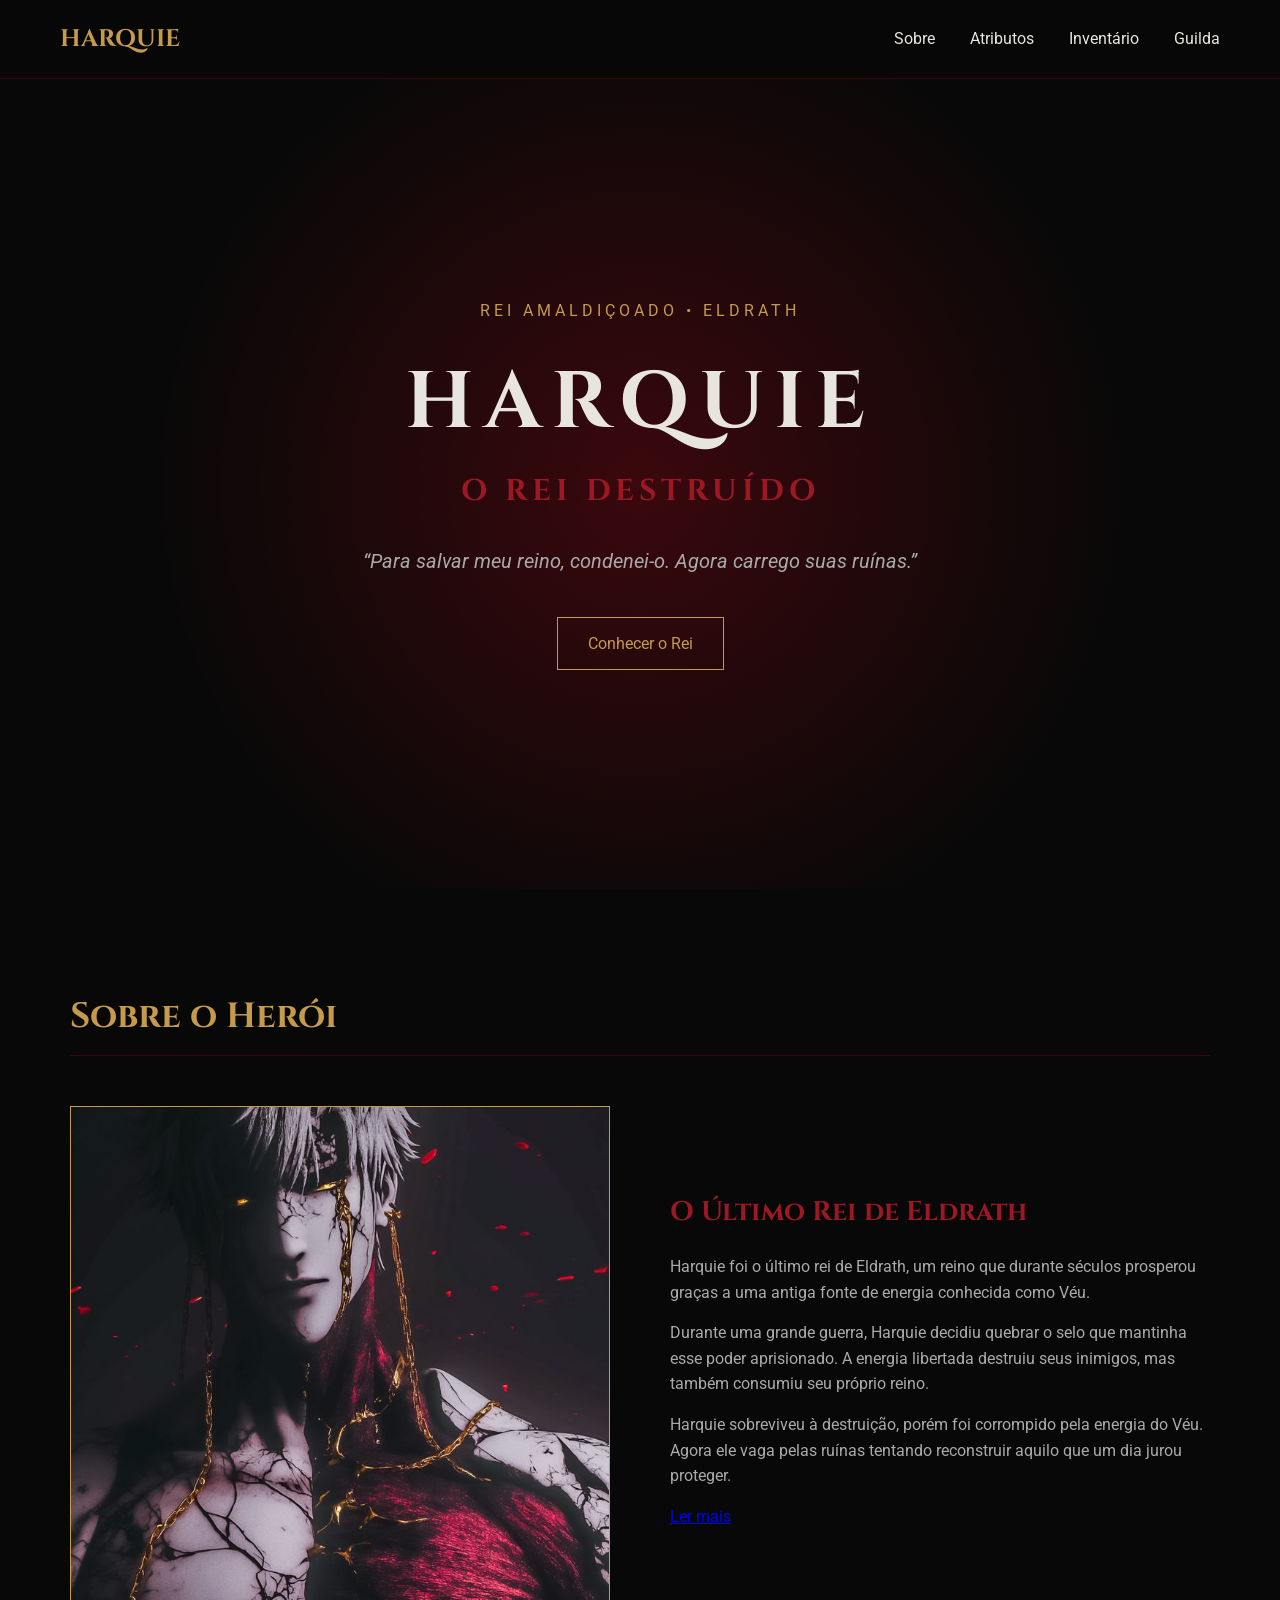
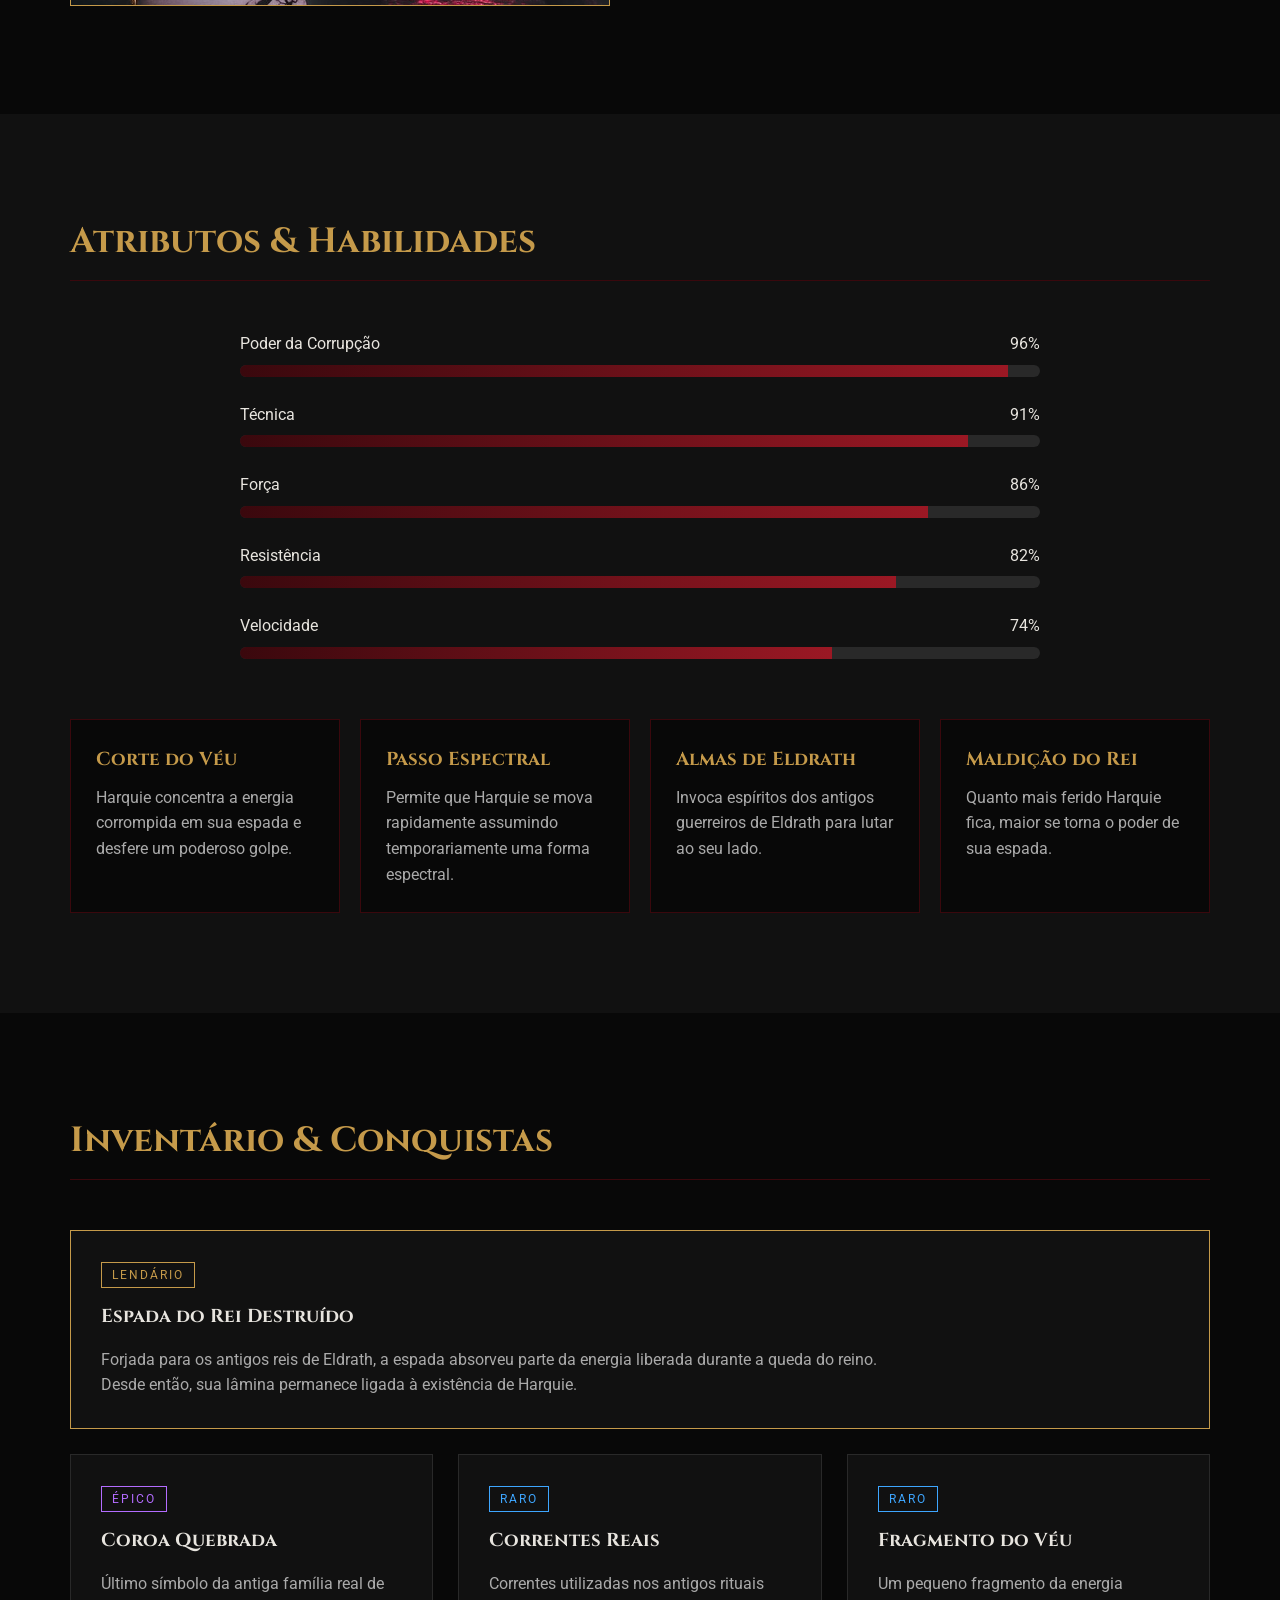
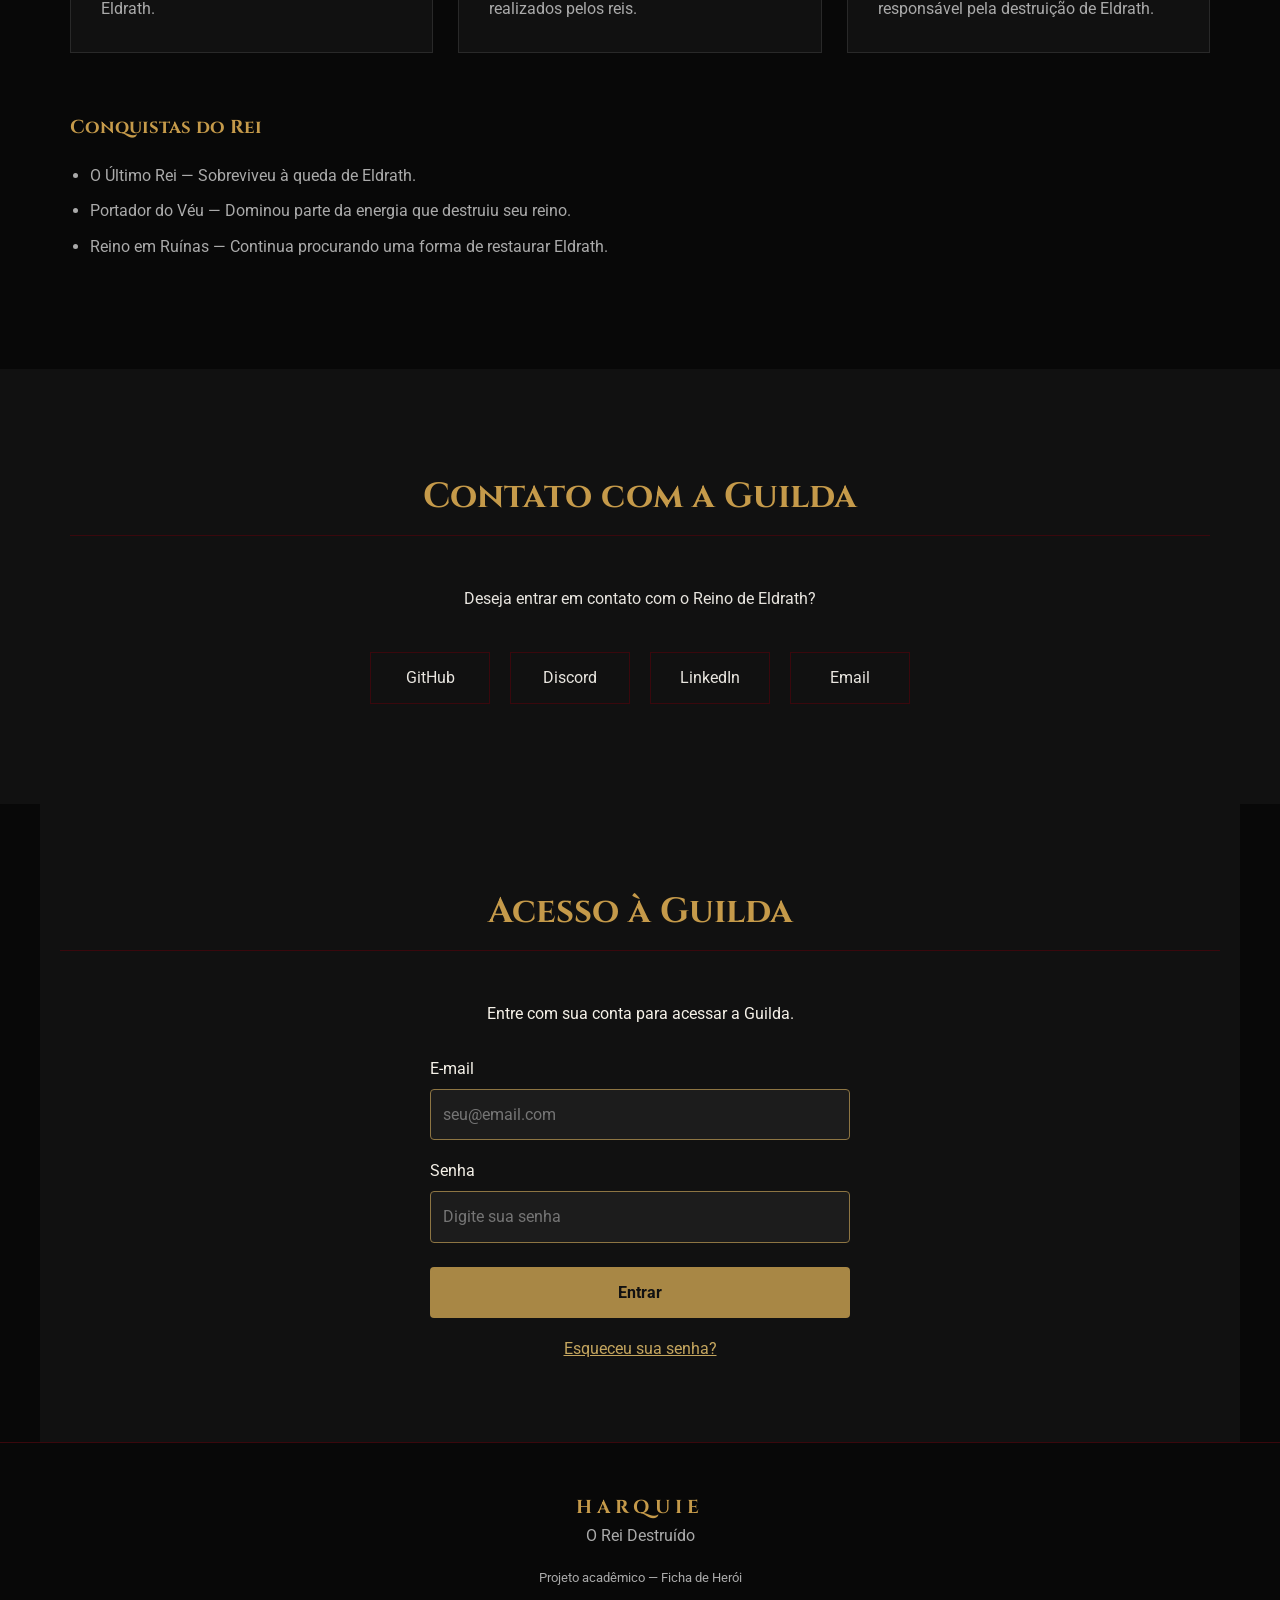
<file: projeto irene/index.html>
<!DOCTYPE html>
<html lang="pt-BR">

<head>
    <meta charset="UTF-8">
    <meta name="viewport" content="width=device-width, initial-scale=1.0">

    <title>Harquie | O Rei Destruído</title>

    <link rel="stylesheet" href="style/style.css">

    <!-- Fonte -->
    <link href="https://fonts.googleapis.com/css2?family=Cinzel:wght@400;600;700&family=Roboto:wght@300;400;500&display=swap"
          rel="stylesheet">
</head>

<body>


    <header>
        <nav class="navbar">

            <a href="#inicio" class="logo">HARQUIE</a>

            <ul class="menu">
                <li><a href="#sobre">Sobre</a></li>
                <li><a href="#atributos">Atributos</a></li>
                <li><a href="#inventario">Inventário</a></li>
                <li><a href="#guilda">Guilda</a></li>
            </ul>

        </nav>
    </header>


    <main>


        <section id="inicio" class="inicio">

            <div class="inicio-conteudo">

                <p class="classe">REI AMALDIÇOADO • ELDRATH</p>

                <h1>HARQUIE</h1>

                <h2>O REI DESTRUÍDO</h2>

                <p class="frase">
                    “Para salvar meu reino, condenei-o.
                    Agora carrego suas ruínas.”
                </p>

                <a href="#sobre" class="botao">
                    Conhecer o Rei
                </a>

            </div>

        </section>


        <section id="sobre" class="secao">

            <h2 class="titulo-secao">Sobre o Herói</h2>

            <div class="sobre-container">

                <div class="sobre-imagem">

                    <img src="img/f9db0dd5-dcde-4ca6-95b7-bbda2cb70b74.png"
                         alt="Harquie, o Rei Destruído">

                </div>

                <div class="sobre-texto">

                    <h3>O Último Rei de Eldrath</h3>

                    <p>
                        Harquie foi o último rei de Eldrath,
                        um reino que durante séculos prosperou
                        graças a uma antiga fonte de energia
                        conhecida como Véu.
                    </p>

                    <p>
                        Durante uma grande guerra, Harquie decidiu
                        quebrar o selo que mantinha esse poder
                        aprisionado. A energia libertada destruiu
                        seus inimigos, mas também consumiu seu
                        próprio reino.
                    </p>

                    <p>
                        Harquie sobreviveu à destruição, porém foi
                        corrompido pela energia do Véu. Agora ele
                        vaga pelas ruínas tentando reconstruir
                        aquilo que um dia jurou proteger.
                    </p>

                    <a href="historia.html" class="botao-ler">Ler mais</a>

                </div>

            </div>

        </section>


        <section id="atributos" class="secao secao-escura">

            <h2 class="titulo-secao">
                Atributos & Habilidades
            </h2>

            <div class="atributos">

                <div class="atributo">
                    <div class="atributo-info">
                        <span>Poder da Corrupção</span>
                        <span>96%</span>
                    </div>

                    <div class="barra">
                        <div class="progresso p96"></div>
                    </div>
                </div>


                <div class="atributo">
                    <div class="atributo-info">
                        <span>Técnica</span>
                        <span>91%</span>
                    </div>

                    <div class="barra">
                        <div class="progresso p91"></div>
                    </div>
                </div>


                <div class="atributo">
                    <div class="atributo-info">
                        <span>Força</span>
                        <span>86%</span>
                    </div>

                    <div class="barra">
                        <div class="progresso p86"></div>
                    </div>
                </div>


                <div class="atributo">
                    <div class="atributo-info">
                        <span>Resistência</span>
                        <span>82%</span>
                    </div>

                    <div class="barra">
                        <div class="progresso p82"></div>
                    </div>
                </div>


                <div class="atributo">
                    <div class="atributo-info">
                        <span>Velocidade</span>
                        <span>74%</span>
                    </div>

                    <div class="barra">
                        <div class="progresso p74"></div>
                    </div>
                </div>

            </div>

            <div class="habilidades">

                <article class="card-habilidade">
                    <h3>Corte do Véu</h3>

                    <p>
                        Harquie concentra a energia corrompida
                        em sua espada e desfere um poderoso golpe.
                    </p>
                </article>


                <article class="card-habilidade">
                    <h3>Passo Espectral</h3>

                    <p>
                        Permite que Harquie se mova rapidamente
                        assumindo temporariamente uma forma espectral.
                    </p>
                </article>


                <article class="card-habilidade">
                    <h3>Almas de Eldrath</h3>

                    <p>
                        Invoca espíritos dos antigos guerreiros
                        de Eldrath para lutar ao seu lado.
                    </p>
                </article>


                <article class="card-habilidade">
                    <h3>Maldição do Rei</h3>

                    <p>
                        Quanto mais ferido Harquie fica,
                        maior se torna o poder de sua espada.
                    </p>
                </article>

            </div>

        </section>


        <section id="inventario" class="secao">

            <h2 class="titulo-secao">
                Inventário & Conquistas
            </h2>


            <div class="inventario-grid">

                <article class="item item-principal">

                    <span class="raridade lendario">
                        LENDÁRIO
                    </span>

                    <h3>Espada do Rei Destruído</h3>

                    <p>
                        Forjada para os antigos reis de Eldrath,
                        a espada absorveu parte da energia liberada
                        durante a queda do reino.
                    </p>

                    <p>
                        Desde então, sua lâmina permanece ligada
                        à existência de Harquie.
                    </p>

                </article>


                <article class="item">

                    <span class="raridade epico">
                        ÉPICO
                    </span>

                    <h3>Coroa Quebrada</h3>

                    <p>
                        Último símbolo da antiga família real
                        de Eldrath.
                    </p>

                </article>


                <article class="item">

                    <span class="raridade raro">
                        RARO
                    </span>

                    <h3>Correntes Reais</h3>

                    <p>
                        Correntes utilizadas nos antigos rituais
                        realizados pelos reis.
                    </p>

                </article>


                <article class="item">

                    <span class="raridade raro">
                        RARO
                    </span>

                    <h3>Fragmento do Véu</h3>

                    <p>
                        Um pequeno fragmento da energia responsável
                        pela destruição de Eldrath.
                    </p>

                </article>

            </div>

            <div class="conquistas">

                <h3>Conquistas do Rei</h3>

                <ul>
                    <li>O Último Rei — Sobreviveu à queda de Eldrath.</li>

                    <li>
                        Portador do Véu — Dominou parte da energia
                        que destruiu seu reino.
                    </li>

                    <li>
                        Reino em Ruínas — Continua procurando
                        uma forma de restaurar Eldrath.
                    </li>
                </ul>

            </div>

        </section>

        <section id="guilda" class="secao secao-escura guilda">

            <h2 class="titulo-secao">
                Contato com a Guilda
            </h2>

            <p>
                Deseja entrar em contato com o Reino de Eldrath?
            </p>


            <div class="links-guilda">

                <a href="#">GitHub</a>

                <a href="#">Discord</a>

                <a href="#">LinkedIn</a>

                <a href="mailto:exemplo@email.com">
                    Email
                </a>

            </div>

        </section>
        
<section id="login" class="secao login-secao">
    <h2 class="titulo-secao">Acesso à Guilda</h2>
    <p>Entre com sua conta para acessar a Guilda.</p>

    <form class="login-formulario" action="#" method="post">
        <label for="login-email">E-mail</label>
        <input
            type="email"
            id="login-email"
            name="email"
            placeholder="seu@email.com"
            autocomplete="email"
            required
        >

        <label for="login-senha">Senha</label>
        <input
            type="password"
            id="login-senha"
            name="senha"
            placeholder="Digite sua senha"
            autocomplete="current-password"
            required
        >

        <button type="submit">Entrar</button>

        <p class="login-ajuda">
            <a href="#">Esqueceu sua senha?</a>
        </p>
    </form>
</section>


    </main>


    <footer>

        <h3>HARQUIE</h3>

        <p>O Rei Destruído</p>

        <p class="copyright">
            Projeto acadêmico — Ficha de Herói
        </p>

    </footer>


</body>

</html>
</file>
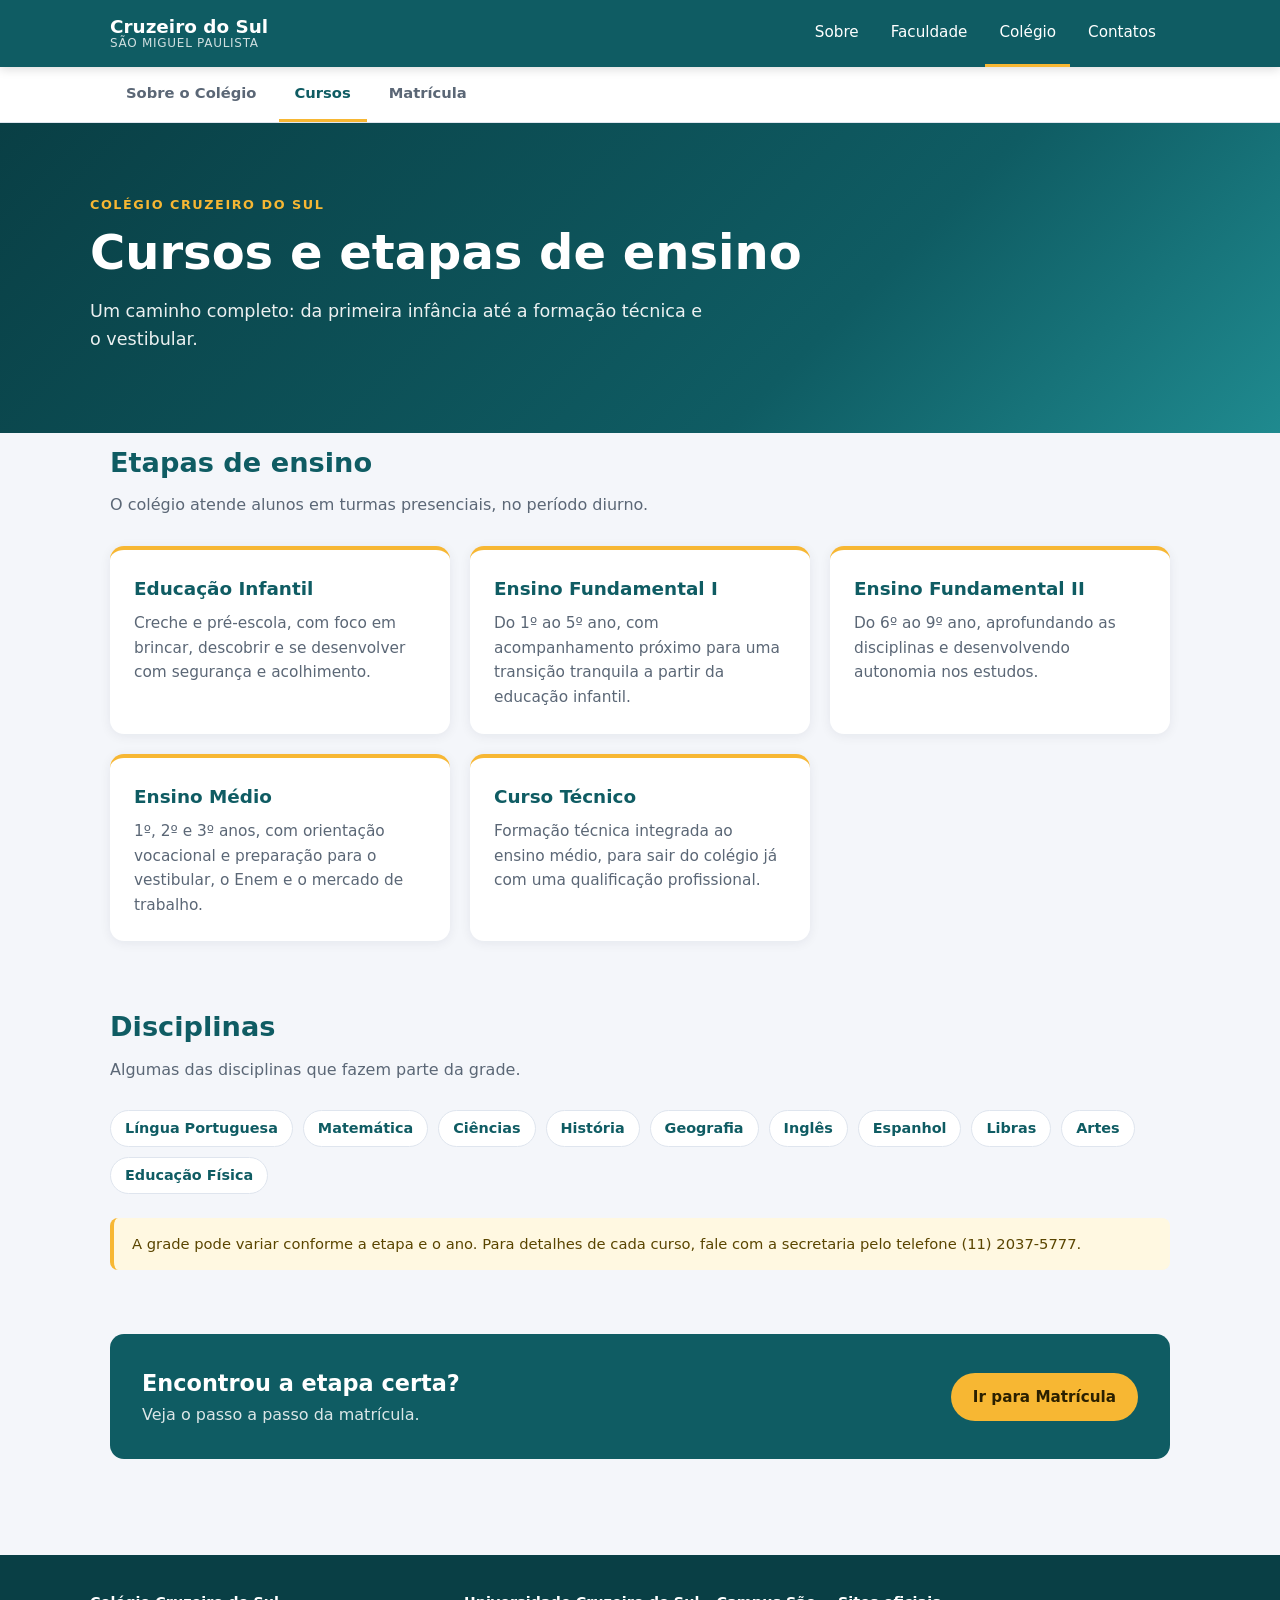
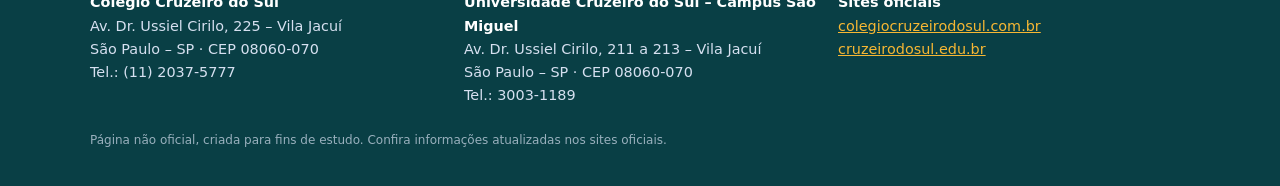
<file: projeto para github-1/colegio_cursos.html>
<!DOCTYPE html>
<html lang="pt-BR">
<head>
    <meta charset="UTF-8">
    <meta name="viewport" content="width=device-width, initial-scale=1.0">
    <title>Colégio – Cursos | Cruzeiro do Sul</title>
    <link rel="stylesheet" href="estilo/style.css">
</head>
<body class="colegio">
    <header>
        <div class="topo">
            <a class="marca" href="tela_principal.html">Cruzeiro do Sul <span>São Miguel Paulista</span></a>
            <nav>
                <a href="tela_principal.html#sobre">Sobre</a>
                <div class="menu">
                    <a href="faculdade_sobre.html">Faculdade</a>
                    <div class="submenu">
                        <a href="faculdade_sobre.html">Sobre</a>
                        <a href="faculdade_cursos.html">Cursos</a>
                        <a href="faculdade_matricula.html">Matrícula</a>
                    </div>
                </div>
                <div class="menu">
                    <a href="colegio_sobre.html" class="ativo">Colégio</a>
                    <div class="submenu">
                        <a href="colegio_sobre.html">Sobre</a>
                        <a href="colegio_cursos.html">Cursos</a>
                        <a href="colegio_matricula.html">Matrícula</a>
                    </div>
                </div>
                <a href="tela_principal.html#contatos">Contatos</a>
            </nav>
        </div>
    </header>

    <div class="subnav">
        <div>
            <a href="colegio_sobre.html">Sobre o Colégio</a>
            <a href="colegio_cursos.html" class="ativo">Cursos</a>
            <a href="colegio_matricula.html">Matrícula</a>
        </div>
    </div>

    <main>
        <section class="hero">
            <div class="conteudo">
                <p class="sup">Colégio Cruzeiro do Sul</p>
                <h1>Cursos e etapas de ensino</h1>
                <p class="lead">Um caminho completo: da primeira infância até a formação técnica e o vestibular.</p>
            </div>
        </section>

        <section>
            <h2>Etapas de ensino</h2>
            <p class="sub">O colégio atende alunos em turmas presenciais, no período diurno.</p>

            <div class="grade">
                <article class="card">
                    <h3>Educação Infantil</h3>
                    <p>Creche e pré-escola, com foco em brincar, descobrir e se desenvolver com segurança e acolhimento.</p>
                </article>
                <article class="card">
                    <h3>Ensino Fundamental I</h3>
                    <p>Do 1º ao 5º ano, com acompanhamento próximo para uma transição tranquila a partir da educação infantil.</p>
                </article>
                <article class="card">
                    <h3>Ensino Fundamental II</h3>
                    <p>Do 6º ao 9º ano, aprofundando as disciplinas e desenvolvendo autonomia nos estudos.</p>
                </article>
                <article class="card">
                    <h3>Ensino Médio</h3>
                    <p>1º, 2º e 3º anos, com orientação vocacional e preparação para o vestibular, o Enem e o mercado de trabalho.</p>
                </article>
                <article class="card">
                    <h3>Curso Técnico</h3>
                    <p>Formação técnica integrada ao ensino médio, para sair do colégio já com uma qualificação profissional.</p>
                </article>
            </div>
        </section>

        <section>
            <h2>Disciplinas</h2>
            <p class="sub">Algumas das disciplinas que fazem parte da grade.</p>
            <div class="chips">
                <span>Língua Portuguesa</span>
                <span>Matemática</span>
                <span>Ciências</span>
                <span>História</span>
                <span>Geografia</span>
                <span>Inglês</span>
                <span>Espanhol</span>
                <span>Libras</span>
                <span>Artes</span>
                <span>Educação Física</span>
            </div>
            <p class="aviso">A grade pode variar conforme a etapa e o ano. Para detalhes de cada curso, fale com a secretaria pelo telefone (11) 2037-5777.</p>
        </section>

        <section>
            <div class="faixa-cta">
                <div>
                    <h2>Encontrou a etapa certa?</h2>
                    <p>Veja o passo a passo da matrícula.</p>
                </div>
                <a class="btn" href="colegio_matricula.html">Ir para Matrícula</a>
            </div>
        </section>
    </main>

    <footer>
        <div class="conteudo">
            <div><strong>Colégio Cruzeiro do Sul</strong><br>Av. Dr. Ussiel Cirilo, 225 – Vila Jacuí<br>São Paulo – SP · CEP 08060-070<br>Tel.: (11) 2037-5777</div>
            <div><strong>Universidade Cruzeiro do Sul – Campus São Miguel</strong><br>Av. Dr. Ussiel Cirilo, 211 a 213 – Vila Jacuí<br>São Paulo – SP · CEP 08060-070<br>Tel.: 3003-1189</div>
            <div><strong>Sites oficiais</strong><br><a href="https://www.colegiocruzeirodosul.com.br/" target="_blank" rel="noopener">colegiocruzeirodosul.com.br</a><br><a href="https://www.cruzeirodosul.edu.br/" target="_blank" rel="noopener">cruzeirodosul.edu.br</a></div>
        </div>
        <small>Página não oficial, criada para fins de estudo. Confira informações atualizadas nos sites oficiais.</small>
    </footer>
</body>
</html>
</file>
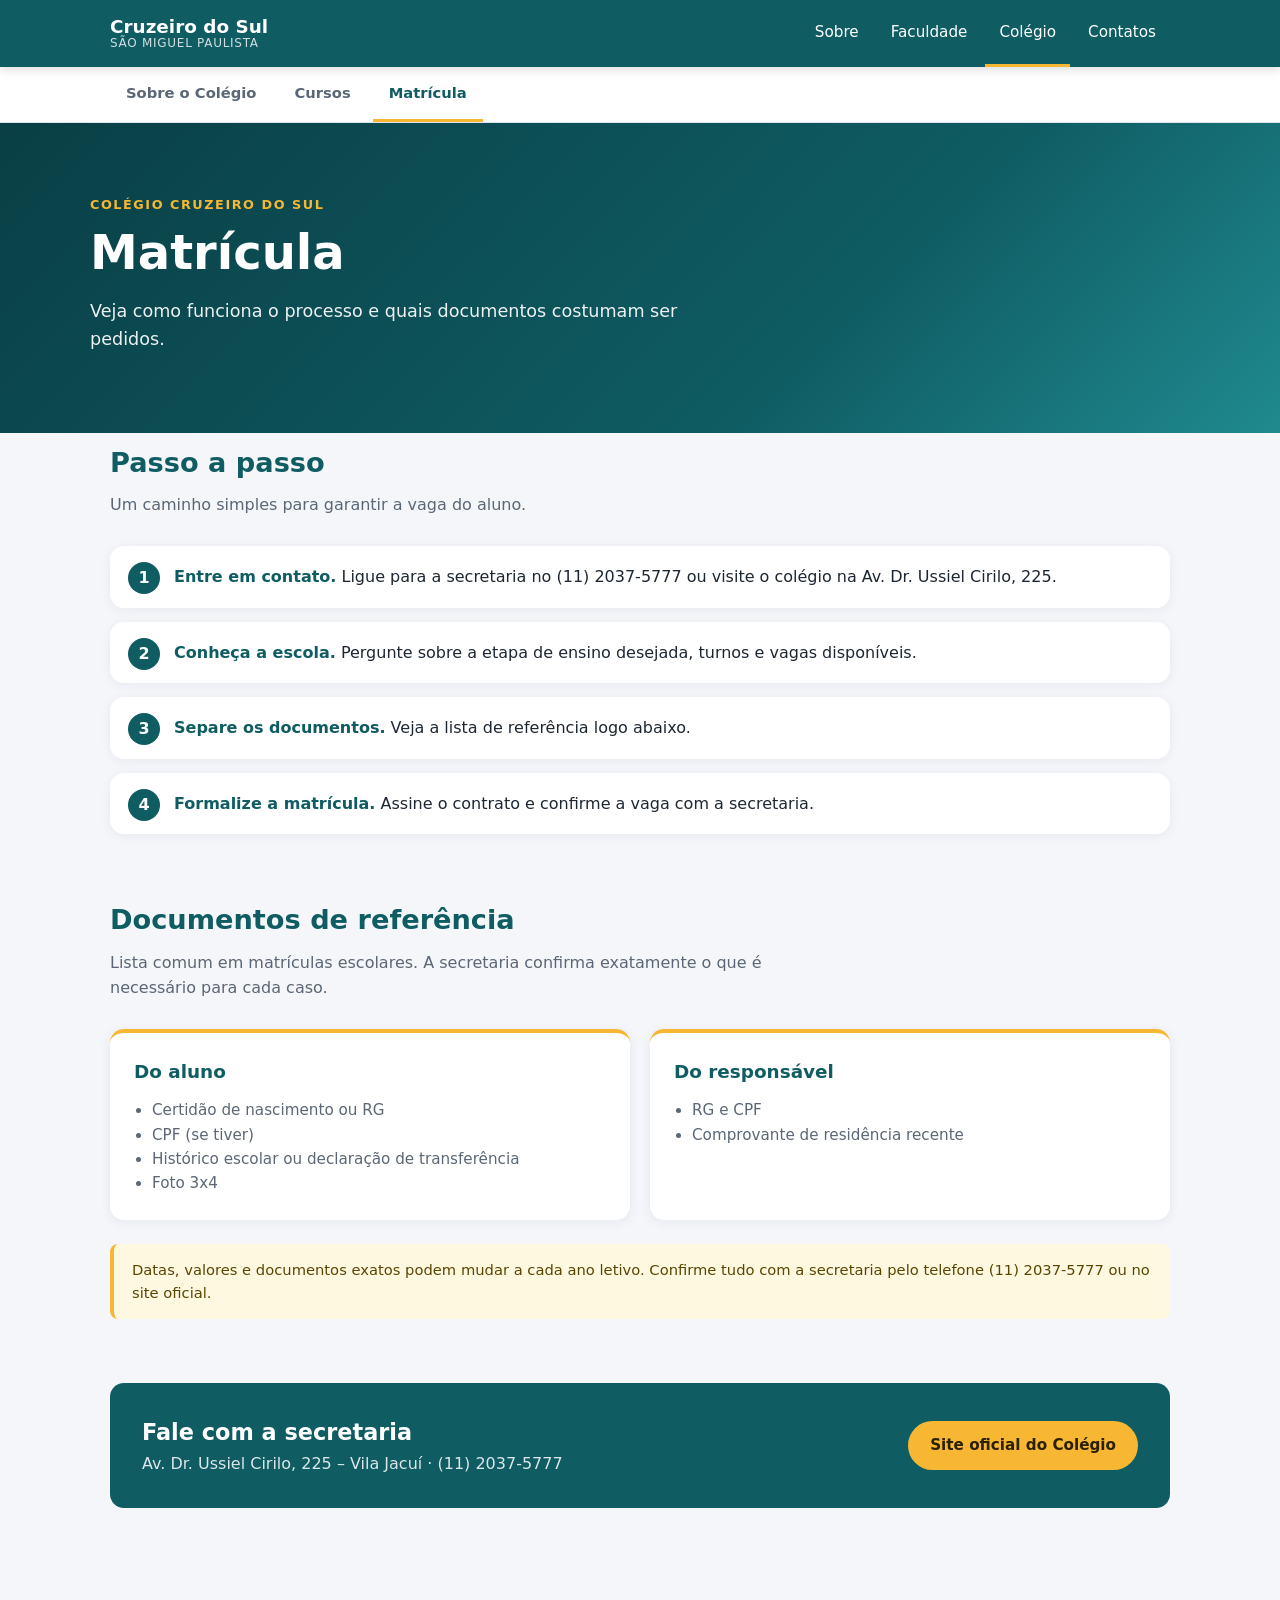
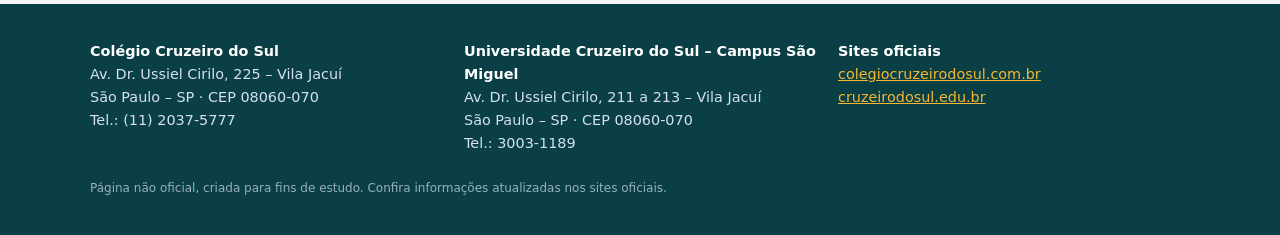
<file: projeto para github-1/colegio_matricula.html>
<!DOCTYPE html>
<html lang="pt-BR">
<head>
    <meta charset="UTF-8">
    <meta name="viewport" content="width=device-width, initial-scale=1.0">
    <title>Colégio – Matrícula | Cruzeiro do Sul</title>
    <link rel="stylesheet" href="estilo/style.css">
</head>
<body class="colegio">
    <header>
        <div class="topo">
            <a class="marca" href="tela_principal.html">Cruzeiro do Sul <span>São Miguel Paulista</span></a>
            <nav>
                <a href="tela_principal.html#sobre">Sobre</a>
                <div class="menu">
                    <a href="faculdade_sobre.html">Faculdade</a>
                    <div class="submenu">
                        <a href="faculdade_sobre.html">Sobre</a>
                        <a href="faculdade_cursos.html">Cursos</a>
                        <a href="faculdade_matricula.html">Matrícula</a>
                    </div>
                </div>
                <div class="menu">
                    <a href="colegio_sobre.html" class="ativo">Colégio</a>
                    <div class="submenu">
                        <a href="colegio_sobre.html">Sobre</a>
                        <a href="colegio_cursos.html">Cursos</a>
                        <a href="colegio_matricula.html">Matrícula</a>
                    </div>
                </div>
                <a href="tela_principal.html#contatos">Contatos</a>
            </nav>
        </div>
    </header>

    <div class="subnav">
        <div>
            <a href="colegio_sobre.html">Sobre o Colégio</a>
            <a href="colegio_cursos.html">Cursos</a>
            <a href="colegio_matricula.html" class="ativo">Matrícula</a>
        </div>
    </div>

    <main>
        <section class="hero">
            <div class="conteudo">
                <p class="sup">Colégio Cruzeiro do Sul</p>
                <h1>Matrícula</h1>
                <p class="lead">Veja como funciona o processo e quais documentos costumam ser pedidos.</p>
            </div>
        </section>

        <section>
            <h2>Passo a passo</h2>
            <p class="sub">Um caminho simples para garantir a vaga do aluno.</p>

            <ol class="passos">
                <li><strong>Entre em contato.</strong> Ligue para a secretaria no (11) 2037-5777 ou visite o colégio na Av. Dr. Ussiel Cirilo, 225.</li>
                <li><strong>Conheça a escola.</strong> Pergunte sobre a etapa de ensino desejada, turnos e vagas disponíveis.</li>
                <li><strong>Separe os documentos.</strong> Veja a lista de referência logo abaixo.</li>
                <li><strong>Formalize a matrícula.</strong> Assine o contrato e confirme a vaga com a secretaria.</li>
            </ol>
        </section>

        <section>
            <h2>Documentos de referência</h2>
            <p class="sub">Lista comum em matrículas escolares. A secretaria confirma exatamente o que é necessário para cada caso.</p>

            <div class="grade">
                <article class="card">
                    <h3>Do aluno</h3>
                    <ul>
                        <li>Certidão de nascimento ou RG</li>
                        <li>CPF (se tiver)</li>
                        <li>Histórico escolar ou declaração de transferência</li>
                        <li>Foto 3x4</li>
                    </ul>
                </article>
                <article class="card">
                    <h3>Do responsável</h3>
                    <ul>
                        <li>RG e CPF</li>
                        <li>Comprovante de residência recente</li>
                    </ul>
                </article>
            </div>

            <p class="aviso">Datas, valores e documentos exatos podem mudar a cada ano letivo. Confirme tudo com a secretaria pelo telefone (11) 2037-5777 ou no site oficial.</p>
        </section>

        <section>
            <div class="faixa-cta">
                <div>
                    <h2>Fale com a secretaria</h2>
                    <p>Av. Dr. Ussiel Cirilo, 225 – Vila Jacuí · (11) 2037-5777</p>
                </div>
                <a class="btn" href="https://www.colegiocruzeirodosul.com.br/" target="_blank" rel="noopener">Site oficial do Colégio</a>
            </div>
        </section>
    </main>

    <footer>
        <div class="conteudo">
            <div><strong>Colégio Cruzeiro do Sul</strong><br>Av. Dr. Ussiel Cirilo, 225 – Vila Jacuí<br>São Paulo – SP · CEP 08060-070<br>Tel.: (11) 2037-5777</div>
            <div><strong>Universidade Cruzeiro do Sul – Campus São Miguel</strong><br>Av. Dr. Ussiel Cirilo, 211 a 213 – Vila Jacuí<br>São Paulo – SP · CEP 08060-070<br>Tel.: 3003-1189</div>
            <div><strong>Sites oficiais</strong><br><a href="https://www.colegiocruzeirodosul.com.br/" target="_blank" rel="noopener">colegiocruzeirodosul.com.br</a><br><a href="https://www.cruzeirodosul.edu.br/" target="_blank" rel="noopener">cruzeirodosul.edu.br</a></div>
        </div>
        <small>Página não oficial, criada para fins de estudo. Confira informações atualizadas nos sites oficiais.</small>
    </footer>
</body>
</html>
</file>
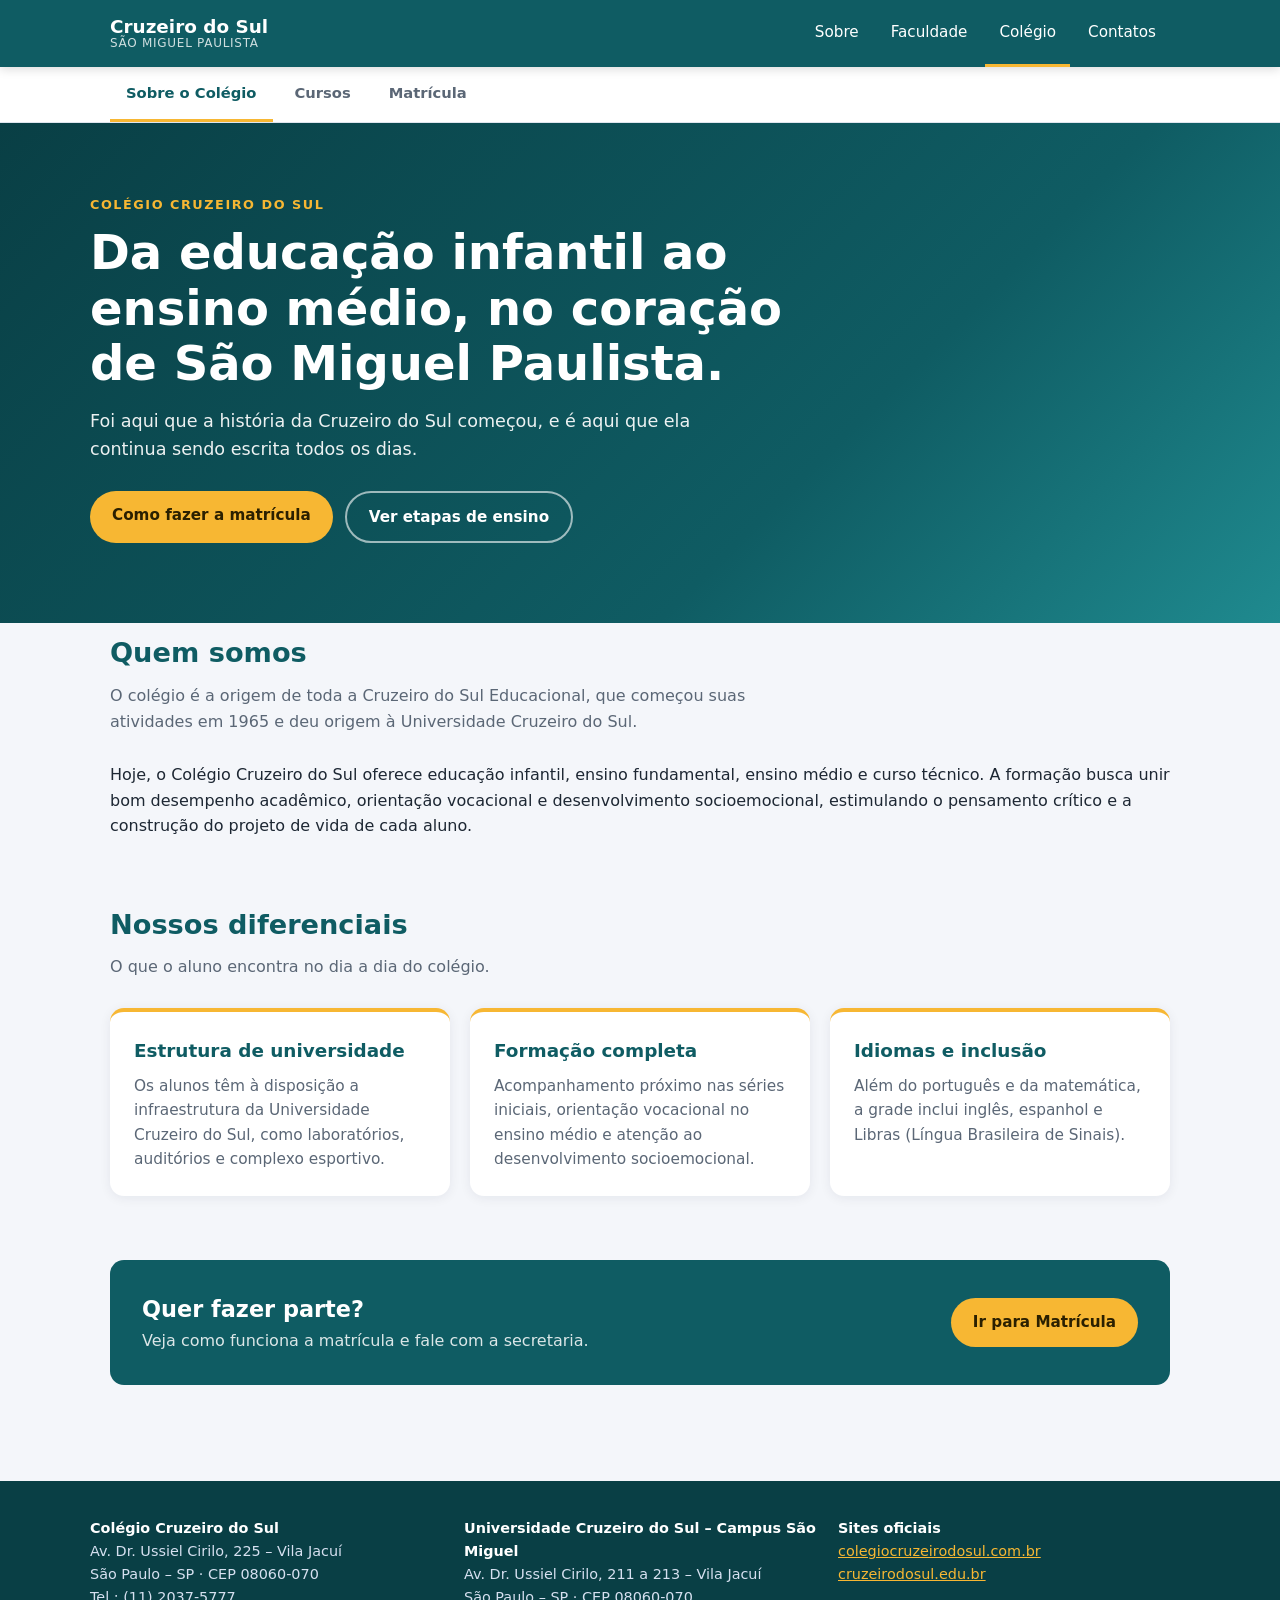
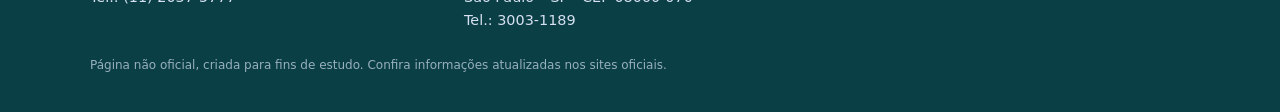
<file: projeto para github-1/colegio_sobre.html>
<!DOCTYPE html>
<html lang="pt-BR">
<head>
    <meta charset="UTF-8">
    <meta name="viewport" content="width=device-width, initial-scale=1.0">
    <title>Colégio – Sobre | Cruzeiro do Sul</title>
    <link rel="stylesheet" href="estilo/style.css">
</head>
<body class="colegio">
    <header>
        <div class="topo">
            <a class="marca" href="tela_principal.html">Cruzeiro do Sul <span>São Miguel Paulista</span></a>
            <nav>
                <a href="tela_principal.html#sobre">Sobre</a>
                <div class="menu">
                    <a href="faculdade_sobre.html">Faculdade</a>
                    <div class="submenu">
                        <a href="faculdade_sobre.html">Sobre</a>
                        <a href="faculdade_cursos.html">Cursos</a>
                        <a href="faculdade_matricula.html">Matrícula</a>
                    </div>
                </div>
                <div class="menu">
                    <a href="colegio_sobre.html" class="ativo">Colégio</a>
                    <div class="submenu">
                        <a href="colegio_sobre.html">Sobre</a>
                        <a href="colegio_cursos.html">Cursos</a>
                        <a href="colegio_matricula.html">Matrícula</a>
                    </div>
                </div>
                <a href="tela_principal.html#contatos">Contatos</a>
            </nav>
        </div>
    </header>

    <div class="subnav">
        <div>
            <a href="colegio_sobre.html" class="ativo">Sobre o Colégio</a>
            <a href="colegio_cursos.html">Cursos</a>
            <a href="colegio_matricula.html">Matrícula</a>
        </div>
    </div>

    <main>
        <section class="hero">
            <div class="conteudo">
                <p class="sup">Colégio Cruzeiro do Sul</p>
                <h1>Da educação infantil ao ensino médio, no coração de São Miguel Paulista.</h1>
                <p class="lead">Foi aqui que a história da Cruzeiro do Sul começou, e é aqui que ela continua sendo escrita todos os dias.</p>
                <div class="acoes">
                    <a class="btn" href="colegio_matricula.html">Como fazer a matrícula</a>
                    <a class="btn sec" href="colegio_cursos.html">Ver etapas de ensino</a>
                </div>
            </div>
        </section>

        <section>
            <h2>Quem somos</h2>
            <p class="sub">O colégio é a origem de toda a Cruzeiro do Sul Educacional, que começou suas atividades em 1965 e deu origem à Universidade Cruzeiro do Sul.</p>
            <p>Hoje, o Colégio Cruzeiro do Sul oferece educação infantil, ensino fundamental, ensino médio e curso técnico. A formação busca unir bom desempenho acadêmico, orientação vocacional e desenvolvimento socioemocional, estimulando o pensamento crítico e a construção do projeto de vida de cada aluno.</p>
        </section>

        <section>
            <h2>Nossos diferenciais</h2>
            <p class="sub">O que o aluno encontra no dia a dia do colégio.</p>

            <div class="grade">
                <article class="card">
                    <h3>Estrutura de universidade</h3>
                    <p>Os alunos têm à disposição a infraestrutura da Universidade Cruzeiro do Sul, como laboratórios, auditórios e complexo esportivo.</p>
                </article>
                <article class="card">
                    <h3>Formação completa</h3>
                    <p>Acompanhamento próximo nas séries iniciais, orientação vocacional no ensino médio e atenção ao desenvolvimento socioemocional.</p>
                </article>
                <article class="card">
                    <h3>Idiomas e inclusão</h3>
                    <p>Além do português e da matemática, a grade inclui inglês, espanhol e Libras (Língua Brasileira de Sinais).</p>
                </article>
            </div>
        </section>

        <section>
            <div class="faixa-cta">
                <div>
                    <h2>Quer fazer parte?</h2>
                    <p>Veja como funciona a matrícula e fale com a secretaria.</p>
                </div>
                <a class="btn" href="colegio_matricula.html">Ir para Matrícula</a>
            </div>
        </section>
    </main>

    <footer>
        <div class="conteudo">
            <div><strong>Colégio Cruzeiro do Sul</strong><br>Av. Dr. Ussiel Cirilo, 225 – Vila Jacuí<br>São Paulo – SP · CEP 08060-070<br>Tel.: (11) 2037-5777</div>
            <div><strong>Universidade Cruzeiro do Sul – Campus São Miguel</strong><br>Av. Dr. Ussiel Cirilo, 211 a 213 – Vila Jacuí<br>São Paulo – SP · CEP 08060-070<br>Tel.: 3003-1189</div>
            <div><strong>Sites oficiais</strong><br><a href="https://www.colegiocruzeirodosul.com.br/" target="_blank" rel="noopener">colegiocruzeirodosul.com.br</a><br><a href="https://www.cruzeirodosul.edu.br/" target="_blank" rel="noopener">cruzeirodosul.edu.br</a></div>
        </div>
        <small>Página não oficial, criada para fins de estudo. Confira informações atualizadas nos sites oficiais.</small>
    </footer>
</body>
</html>
</file>
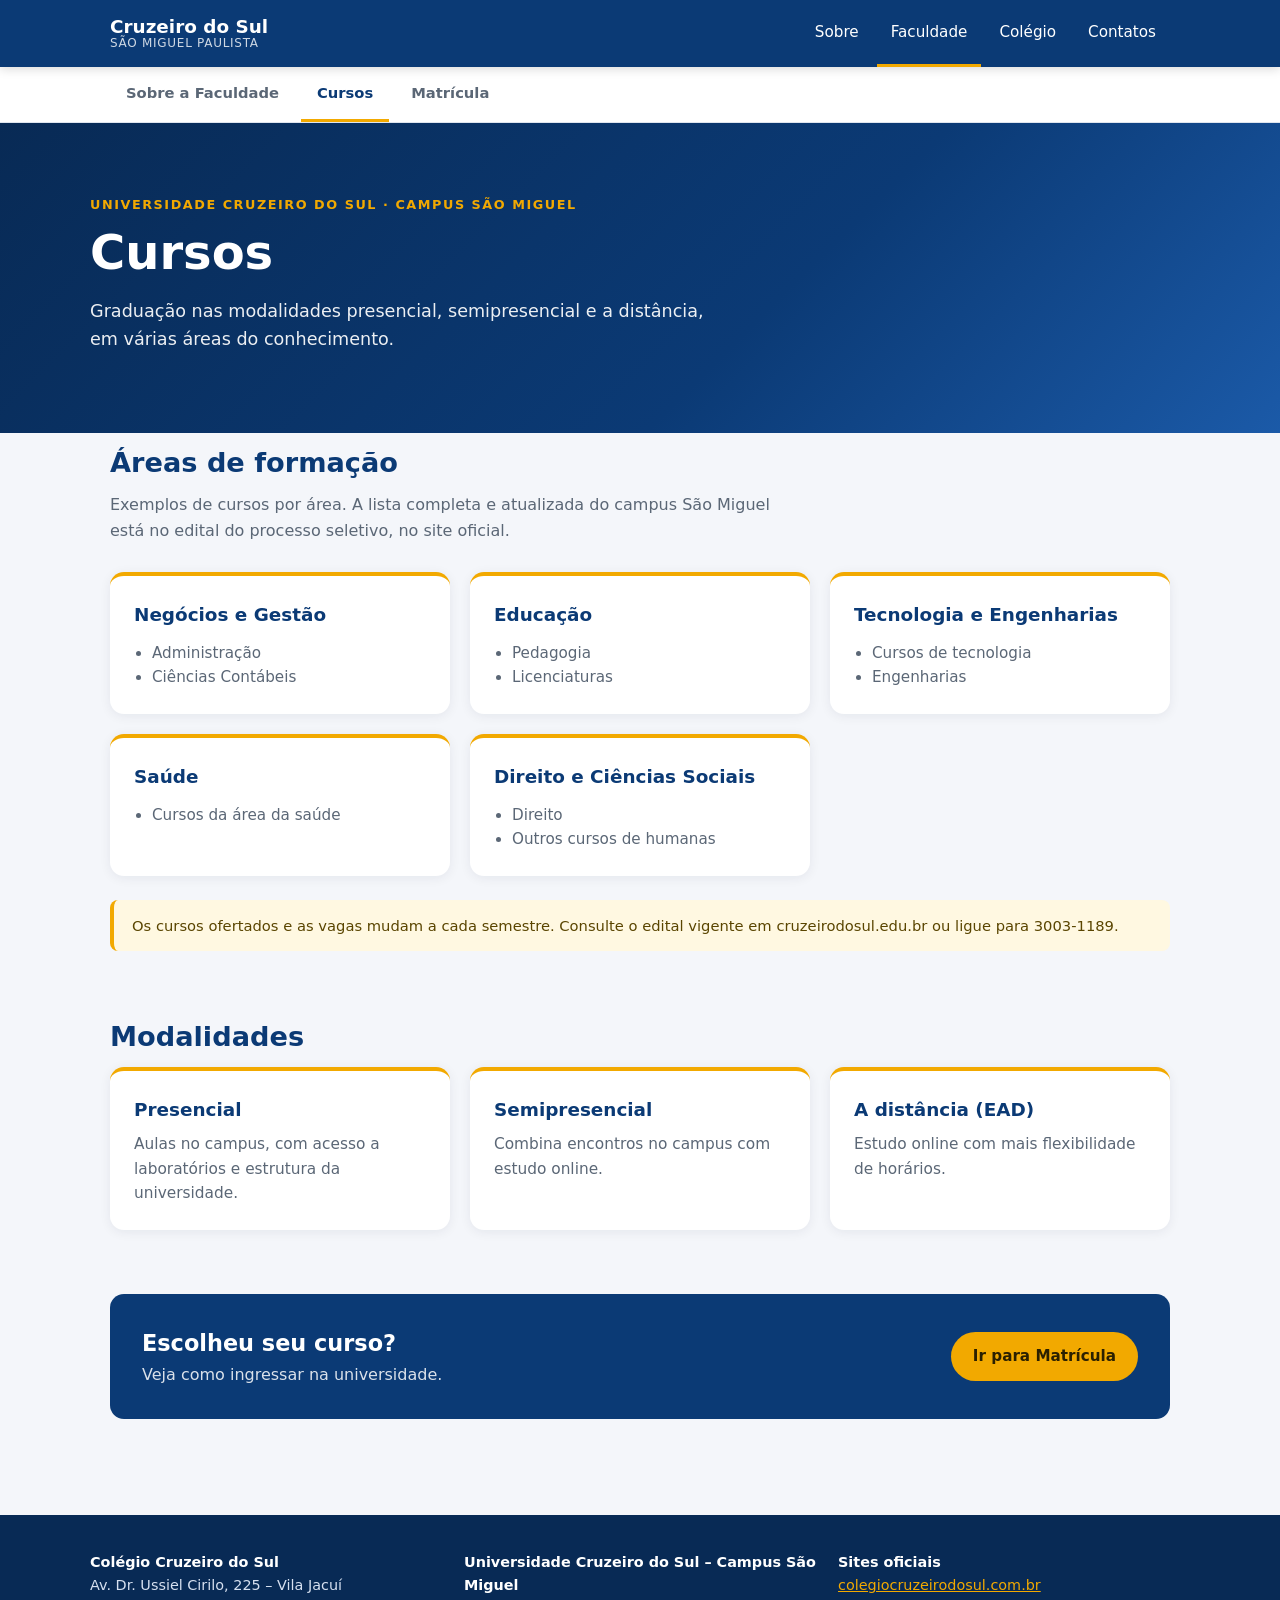
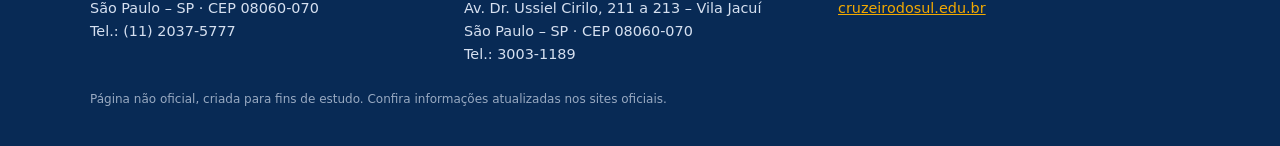
<file: projeto para github-1/faculdade_cursos.html>
<!DOCTYPE html>
<html lang="pt-BR">
<head>
    <meta charset="UTF-8">
    <meta name="viewport" content="width=device-width, initial-scale=1.0">
    <title>Faculdade – Cursos | Cruzeiro do Sul</title>
    <link rel="stylesheet" href="estilo/style.css">
</head>
<body class="faculdade">
    <header>
        <div class="topo">
            <a class="marca" href="tela_principal.html">Cruzeiro do Sul <span>São Miguel Paulista</span></a>
            <nav>
                <a href="tela_principal.html#sobre">Sobre</a>
                <div class="menu">
                    <a href="faculdade_sobre.html" class="ativo">Faculdade</a>
                    <div class="submenu">
                        <a href="faculdade_sobre.html">Sobre</a>
                        <a href="faculdade_cursos.html">Cursos</a>
                        <a href="faculdade_matricula.html">Matrícula</a>
                    </div>
                </div>
                <div class="menu">
                    <a href="colegio_sobre.html">Colégio</a>
                    <div class="submenu">
                        <a href="colegio_sobre.html">Sobre</a>
                        <a href="colegio_cursos.html">Cursos</a>
                        <a href="colegio_matricula.html">Matrícula</a>
                    </div>
                </div>
                <a href="tela_principal.html#contatos">Contatos</a>
            </nav>
        </div>
    </header>

    <div class="subnav">
        <div>
            <a href="faculdade_sobre.html">Sobre a Faculdade</a>
            <a href="faculdade_cursos.html" class="ativo">Cursos</a>
            <a href="faculdade_matricula.html">Matrícula</a>
        </div>
    </div>

    <main>
        <section class="hero">
            <div class="conteudo">
                <p class="sup">Universidade Cruzeiro do Sul · Campus São Miguel</p>
                <h1>Cursos</h1>
                <p class="lead">Graduação nas modalidades presencial, semipresencial e a distância, em várias áreas do conhecimento.</p>
            </div>
        </section>

        <section>
            <h2>Áreas de formação</h2>
            <p class="sub">Exemplos de cursos por área. A lista completa e atualizada do campus São Miguel está no edital do processo seletivo, no site oficial.</p>

            <div class="grade">
                <article class="card">
                    <h3>Negócios e Gestão</h3>
                    <ul>
                        <li>Administração</li>
                        <li>Ciências Contábeis</li>
                    </ul>
                </article>
                <article class="card">
                    <h3>Educação</h3>
                    <ul>
                        <li>Pedagogia</li>
                        <li>Licenciaturas</li>
                    </ul>
                </article>
                <article class="card">
                    <h3>Tecnologia e Engenharias</h3>
                    <ul>
                        <li>Cursos de tecnologia</li>
                        <li>Engenharias</li>
                    </ul>
                </article>
                <article class="card">
                    <h3>Saúde</h3>
                    <ul>
                        <li>Cursos da área da saúde</li>
                    </ul>
                </article>
                <article class="card">
                    <h3>Direito e Ciências Sociais</h3>
                    <ul>
                        <li>Direito</li>
                        <li>Outros cursos de humanas</li>
                    </ul>
                </article>
            </div>

            <p class="aviso">Os cursos ofertados e as vagas mudam a cada semestre. Consulte o edital vigente em cruzeirodosul.edu.br ou ligue para 3003-1189.</p>
        </section>

        <section>
            <h2>Modalidades</h2>
            <div class="grade">
                <article class="card"><h3>Presencial</h3><p>Aulas no campus, com acesso a laboratórios e estrutura da universidade.</p></article>
                <article class="card"><h3>Semipresencial</h3><p>Combina encontros no campus com estudo online.</p></article>
                <article class="card"><h3>A distância (EAD)</h3><p>Estudo online com mais flexibilidade de horários.</p></article>
            </div>
        </section>

        <section>
            <div class="faixa-cta">
                <div>
                    <h2>Escolheu seu curso?</h2>
                    <p>Veja como ingressar na universidade.</p>
                </div>
                <a class="btn" href="faculdade_matricula.html">Ir para Matrícula</a>
            </div>
        </section>
    </main>

    <footer>
        <div class="conteudo">
            <div><strong>Colégio Cruzeiro do Sul</strong><br>Av. Dr. Ussiel Cirilo, 225 – Vila Jacuí<br>São Paulo – SP · CEP 08060-070<br>Tel.: (11) 2037-5777</div>
            <div><strong>Universidade Cruzeiro do Sul – Campus São Miguel</strong><br>Av. Dr. Ussiel Cirilo, 211 a 213 – Vila Jacuí<br>São Paulo – SP · CEP 08060-070<br>Tel.: 3003-1189</div>
            <div><strong>Sites oficiais</strong><br><a href="https://www.colegiocruzeirodosul.com.br/" target="_blank" rel="noopener">colegiocruzeirodosul.com.br</a><br><a href="https://www.cruzeirodosul.edu.br/" target="_blank" rel="noopener">cruzeirodosul.edu.br</a></div>
        </div>
        <small>Página não oficial, criada para fins de estudo. Confira informações atualizadas nos sites oficiais.</small>
    </footer>
</body>
</html>
</file>
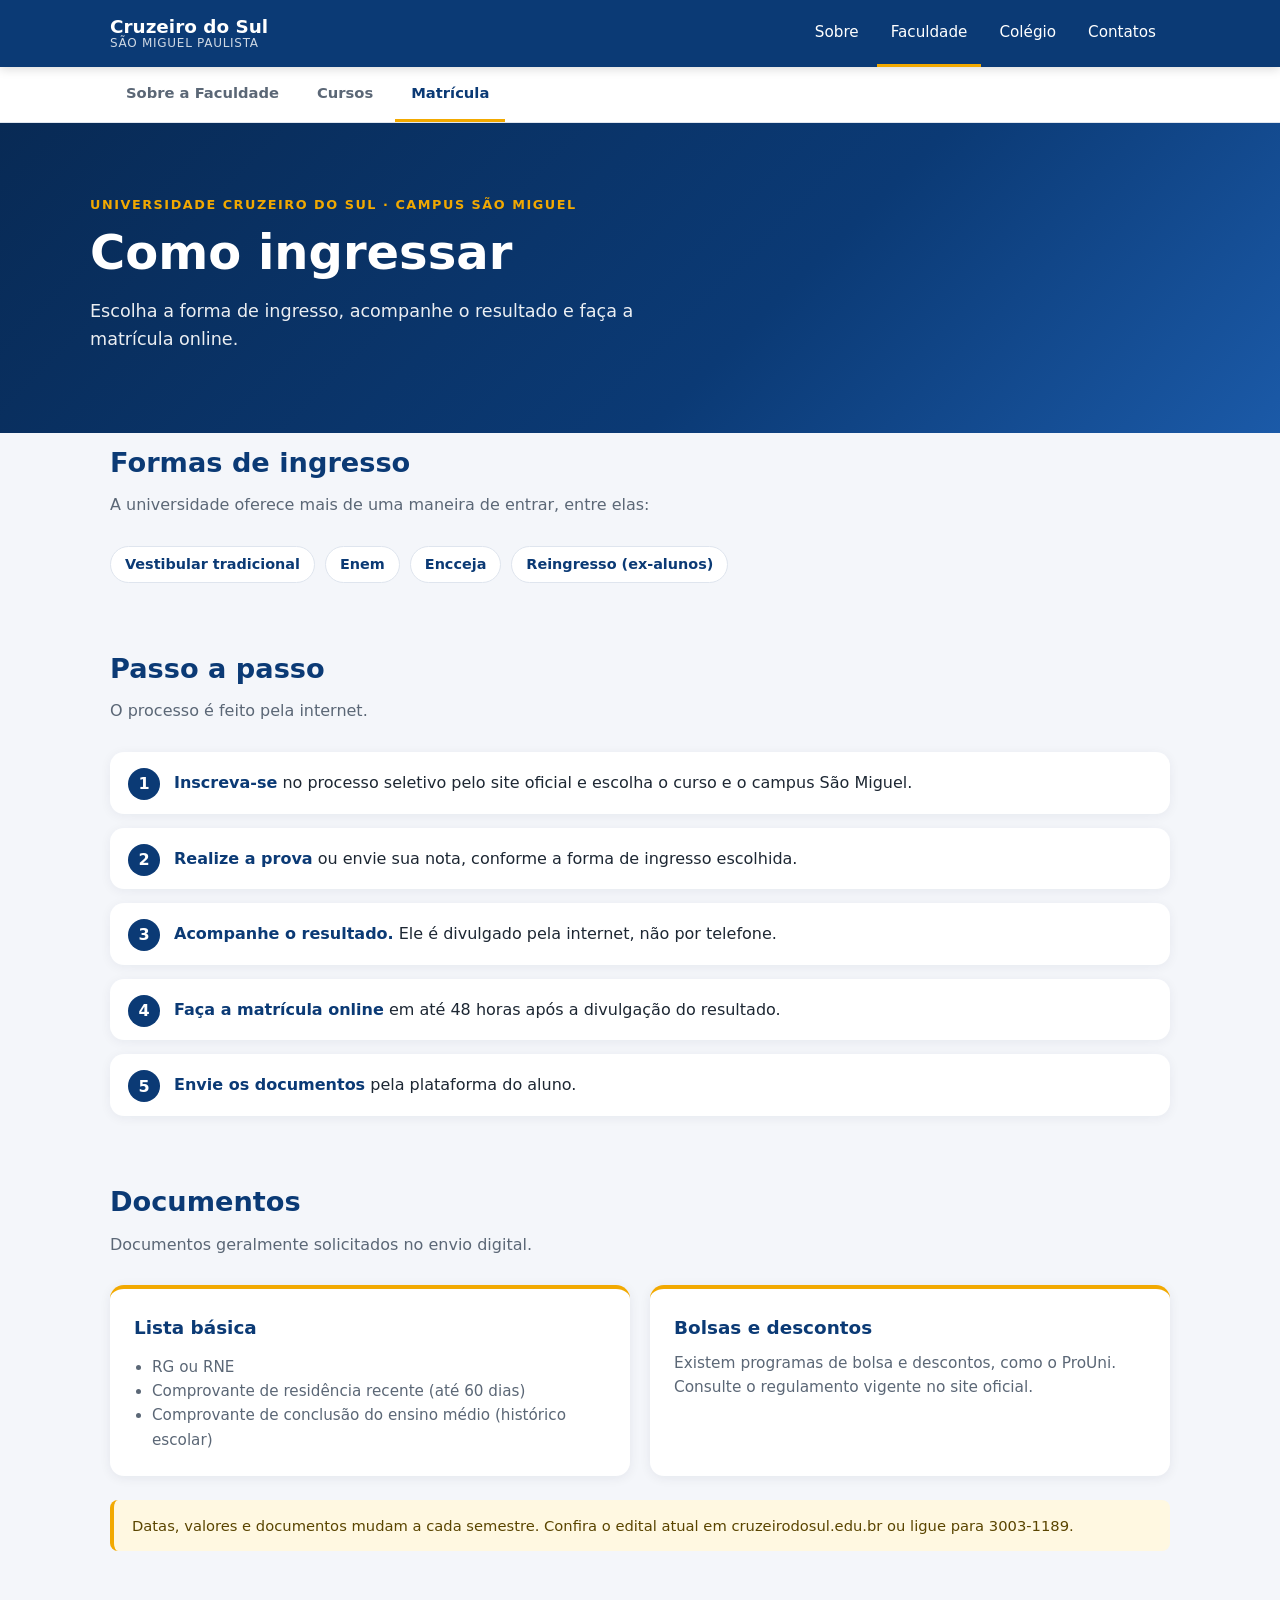
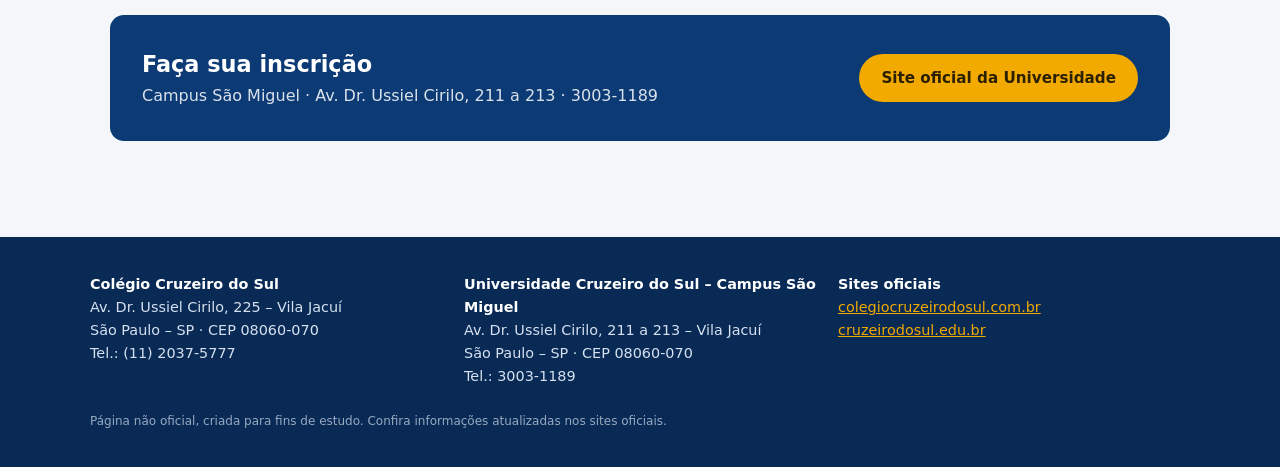
<file: projeto para github-1/faculdade_matricula.html>
<!DOCTYPE html>
<html lang="pt-BR">
<head>
    <meta charset="UTF-8">
    <meta name="viewport" content="width=device-width, initial-scale=1.0">
    <title>Faculdade – Matrícula | Cruzeiro do Sul</title>
    <link rel="stylesheet" href="estilo/style.css">
</head>
<body class="faculdade">
    <header>
        <div class="topo">
            <a class="marca" href="tela_principal.html">Cruzeiro do Sul <span>São Miguel Paulista</span></a>
            <nav>
                <a href="tela_principal.html#sobre">Sobre</a>
                <div class="menu">
                    <a href="faculdade_sobre.html" class="ativo">Faculdade</a>
                    <div class="submenu">
                        <a href="faculdade_sobre.html">Sobre</a>
                        <a href="faculdade_cursos.html">Cursos</a>
                        <a href="faculdade_matricula.html">Matrícula</a>
                    </div>
                </div>
                <div class="menu">
                    <a href="colegio_sobre.html">Colégio</a>
                    <div class="submenu">
                        <a href="colegio_sobre.html">Sobre</a>
                        <a href="colegio_cursos.html">Cursos</a>
                        <a href="colegio_matricula.html">Matrícula</a>
                    </div>
                </div>
                <a href="tela_principal.html#contatos">Contatos</a>
            </nav>
        </div>
    </header>

    <div class="subnav">
        <div>
            <a href="faculdade_sobre.html">Sobre a Faculdade</a>
            <a href="faculdade_cursos.html">Cursos</a>
            <a href="faculdade_matricula.html" class="ativo">Matrícula</a>
        </div>
    </div>

    <main>
        <section class="hero">
            <div class="conteudo">
                <p class="sup">Universidade Cruzeiro do Sul · Campus São Miguel</p>
                <h1>Como ingressar</h1>
                <p class="lead">Escolha a forma de ingresso, acompanhe o resultado e faça a matrícula online.</p>
            </div>
        </section>

        <section>
            <h2>Formas de ingresso</h2>
            <p class="sub">A universidade oferece mais de uma maneira de entrar, entre elas:</p>
            <div class="chips">
                <span>Vestibular tradicional</span>
                <span>Enem</span>
                <span>Encceja</span>
                <span>Reingresso (ex-alunos)</span>
            </div>
        </section>

        <section>
            <h2>Passo a passo</h2>
            <p class="sub">O processo é feito pela internet.</p>

            <ol class="passos">
                <li><strong>Inscreva-se</strong> no processo seletivo pelo site oficial e escolha o curso e o campus São Miguel.</li>
                <li><strong>Realize a prova</strong> ou envie sua nota, conforme a forma de ingresso escolhida.</li>
                <li><strong>Acompanhe o resultado.</strong> Ele é divulgado pela internet, não por telefone.</li>
                <li><strong>Faça a matrícula online</strong> em até 48 horas após a divulgação do resultado.</li>
                <li><strong>Envie os documentos</strong> pela plataforma do aluno.</li>
            </ol>
        </section>

        <section>
            <h2>Documentos</h2>
            <p class="sub">Documentos geralmente solicitados no envio digital.</p>

            <div class="grade">
                <article class="card">
                    <h3>Lista básica</h3>
                    <ul>
                        <li>RG ou RNE</li>
                        <li>Comprovante de residência recente (até 60 dias)</li>
                        <li>Comprovante de conclusão do ensino médio (histórico escolar)</li>
                    </ul>
                </article>
                <article class="card">
                    <h3>Bolsas e descontos</h3>
                    <p>Existem programas de bolsa e descontos, como o ProUni. Consulte o regulamento vigente no site oficial.</p>
                </article>
            </div>

            <p class="aviso">Datas, valores e documentos mudam a cada semestre. Confira o edital atual em cruzeirodosul.edu.br ou ligue para 3003-1189.</p>
        </section>

        <section>
            <div class="faixa-cta">
                <div>
                    <h2>Faça sua inscrição</h2>
                    <p>Campus São Miguel · Av. Dr. Ussiel Cirilo, 211 a 213 · 3003-1189</p>
                </div>
                <a class="btn" href="https://www.cruzeirodosul.edu.br/" target="_blank" rel="noopener">Site oficial da Universidade</a>
            </div>
        </section>
    </main>

    <footer>
        <div class="conteudo">
            <div><strong>Colégio Cruzeiro do Sul</strong><br>Av. Dr. Ussiel Cirilo, 225 – Vila Jacuí<br>São Paulo – SP · CEP 08060-070<br>Tel.: (11) 2037-5777</div>
            <div><strong>Universidade Cruzeiro do Sul – Campus São Miguel</strong><br>Av. Dr. Ussiel Cirilo, 211 a 213 – Vila Jacuí<br>São Paulo – SP · CEP 08060-070<br>Tel.: 3003-1189</div>
            <div><strong>Sites oficiais</strong><br><a href="https://www.colegiocruzeirodosul.com.br/" target="_blank" rel="noopener">colegiocruzeirodosul.com.br</a><br><a href="https://www.cruzeirodosul.edu.br/" target="_blank" rel="noopener">cruzeirodosul.edu.br</a></div>
        </div>
        <small>Página não oficial, criada para fins de estudo. Confira informações atualizadas nos sites oficiais.</small>
    </footer>
</body>
</html>
</file>
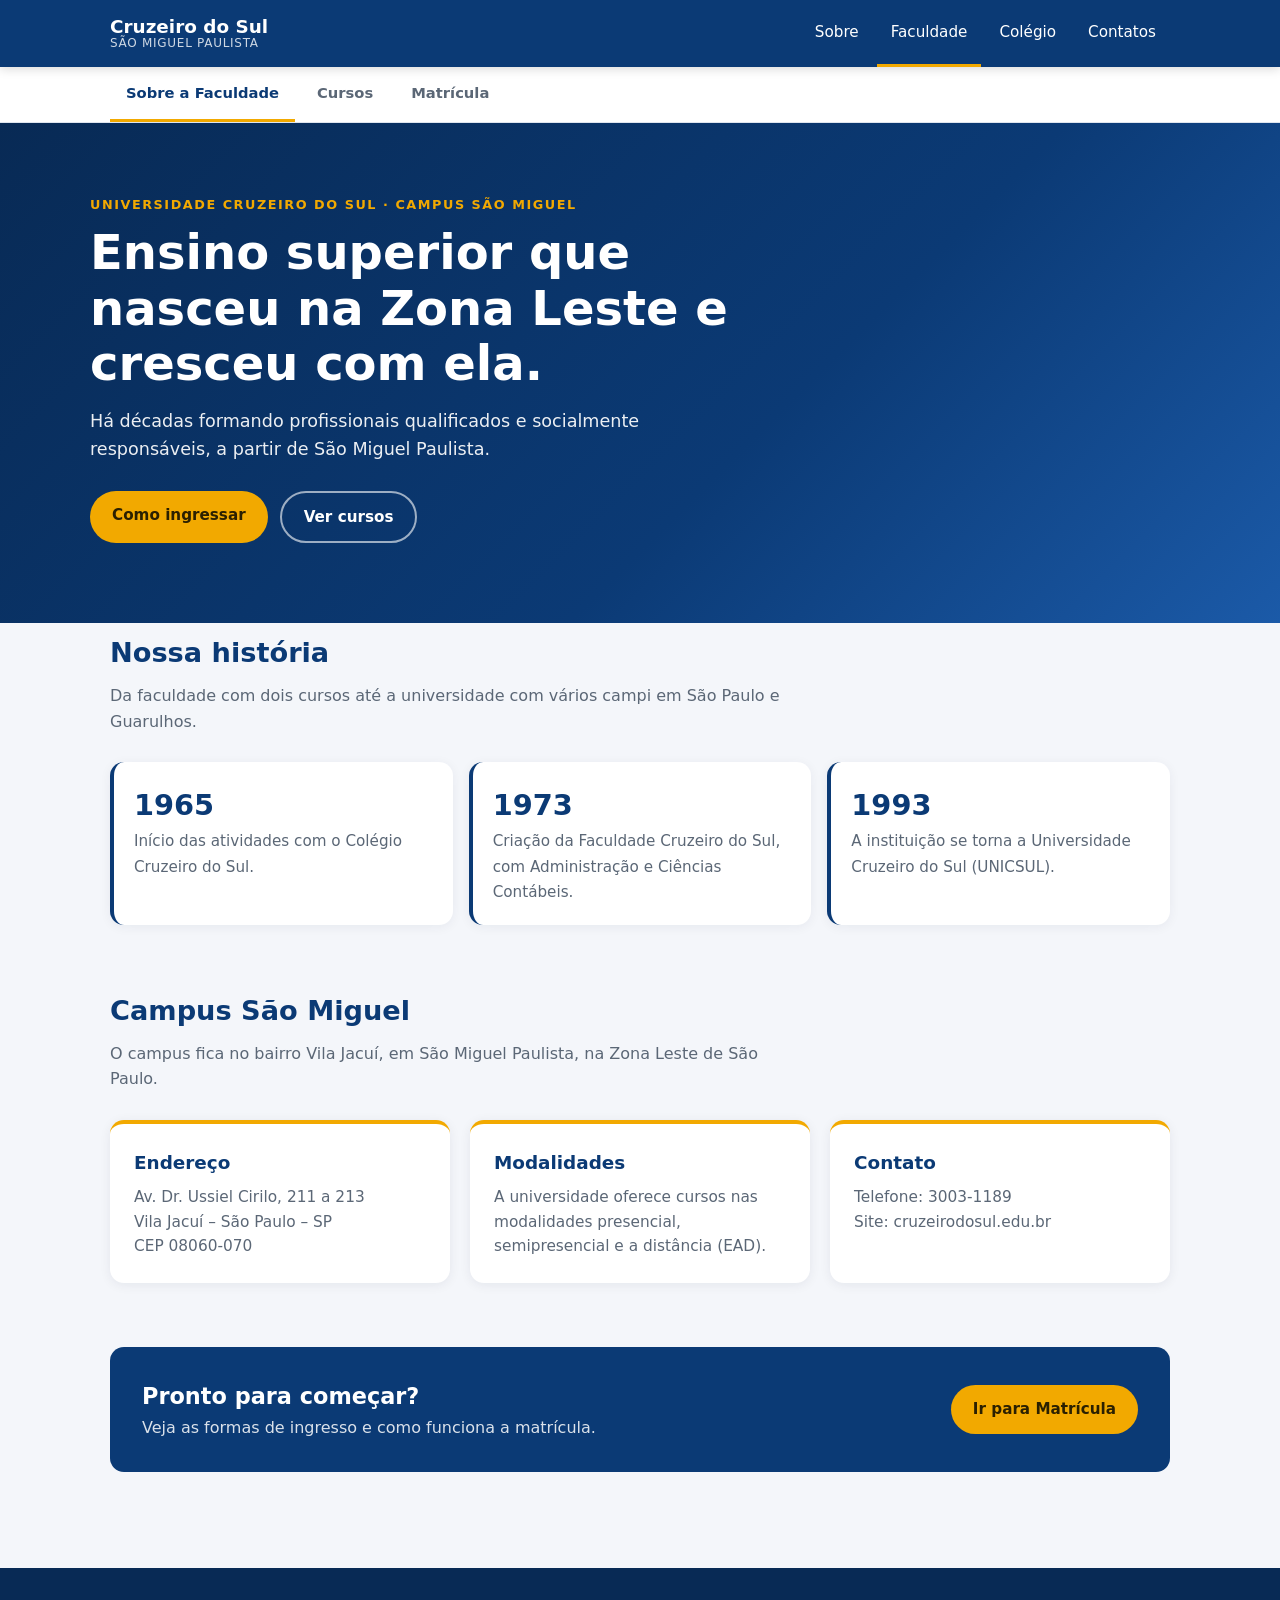
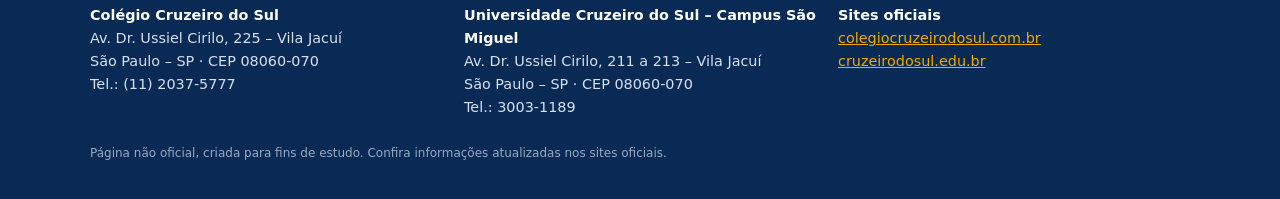
<file: projeto para github-1/faculdade_sobre.html>
<!DOCTYPE html>
<html lang="pt-BR">
<head>
    <meta charset="UTF-8">
    <meta name="viewport" content="width=device-width, initial-scale=1.0">
    <title>Faculdade – Sobre | Cruzeiro do Sul</title>
    <link rel="stylesheet" href="estilo/style.css">
</head>
<body class="faculdade">
    <header>
        <div class="topo">
            <a class="marca" href="tela_principal.html">Cruzeiro do Sul <span>São Miguel Paulista</span></a>
            <nav>
                <a href="tela_principal.html#sobre">Sobre</a>
                <div class="menu">
                    <a href="faculdade_sobre.html" class="ativo">Faculdade</a>
                    <div class="submenu">
                        <a href="faculdade_sobre.html">Sobre</a>
                        <a href="faculdade_cursos.html">Cursos</a>
                        <a href="faculdade_matricula.html">Matrícula</a>
                    </div>
                </div>
                <div class="menu">
                    <a href="colegio_sobre.html">Colégio</a>
                    <div class="submenu">
                        <a href="colegio_sobre.html">Sobre</a>
                        <a href="colegio_cursos.html">Cursos</a>
                        <a href="colegio_matricula.html">Matrícula</a>
                    </div>
                </div>
                <a href="tela_principal.html#contatos">Contatos</a>
            </nav>
        </div>
    </header>

    <div class="subnav">
        <div>
            <a href="faculdade_sobre.html" class="ativo">Sobre a Faculdade</a>
            <a href="faculdade_cursos.html">Cursos</a>
            <a href="faculdade_matricula.html">Matrícula</a>
        </div>
    </div>

    <main>
        <section class="hero">
            <div class="conteudo">
                <p class="sup">Universidade Cruzeiro do Sul · Campus São Miguel</p>
                <h1>Ensino superior que nasceu na Zona Leste e cresceu com ela.</h1>
                <p class="lead">Há décadas formando profissionais qualificados e socialmente responsáveis, a partir de São Miguel Paulista.</p>
                <div class="acoes">
                    <a class="btn" href="faculdade_matricula.html">Como ingressar</a>
                    <a class="btn sec" href="faculdade_cursos.html">Ver cursos</a>
                </div>
            </div>
        </section>

        <section>
            <h2>Nossa história</h2>
            <p class="sub">Da faculdade com dois cursos até a universidade com vários campi em São Paulo e Guarulhos.</p>

            <div class="tempo">
                <div><strong>1965</strong><span>Início das atividades com o Colégio Cruzeiro do Sul.</span></div>
                <div><strong>1973</strong><span>Criação da Faculdade Cruzeiro do Sul, com Administração e Ciências Contábeis.</span></div>
                <div><strong>1993</strong><span>A instituição se torna a Universidade Cruzeiro do Sul (UNICSUL).</span></div>
            </div>
        </section>

        <section>
            <h2>Campus São Miguel</h2>
            <p class="sub">O campus fica no bairro Vila Jacuí, em São Miguel Paulista, na Zona Leste de São Paulo.</p>

            <div class="grade">
                <article class="card">
                    <h3>Endereço</h3>
                    <p>Av. Dr. Ussiel Cirilo, 211 a 213<br>Vila Jacuí – São Paulo – SP<br>CEP 08060-070</p>
                </article>
                <article class="card">
                    <h3>Modalidades</h3>
                    <p>A universidade oferece cursos nas modalidades presencial, semipresencial e a distância (EAD).</p>
                </article>
                <article class="card">
                    <h3>Contato</h3>
                    <p>Telefone: 3003-1189<br>Site: cruzeirodosul.edu.br</p>
                </article>
            </div>
        </section>

        <section>
            <div class="faixa-cta">
                <div>
                    <h2>Pronto para começar?</h2>
                    <p>Veja as formas de ingresso e como funciona a matrícula.</p>
                </div>
                <a class="btn" href="faculdade_matricula.html">Ir para Matrícula</a>
            </div>
        </section>
    </main>

    <footer>
        <div class="conteudo">
            <div><strong>Colégio Cruzeiro do Sul</strong><br>Av. Dr. Ussiel Cirilo, 225 – Vila Jacuí<br>São Paulo – SP · CEP 08060-070<br>Tel.: (11) 2037-5777</div>
            <div><strong>Universidade Cruzeiro do Sul – Campus São Miguel</strong><br>Av. Dr. Ussiel Cirilo, 211 a 213 – Vila Jacuí<br>São Paulo – SP · CEP 08060-070<br>Tel.: 3003-1189</div>
            <div><strong>Sites oficiais</strong><br><a href="https://www.colegiocruzeirodosul.com.br/" target="_blank" rel="noopener">colegiocruzeirodosul.com.br</a><br><a href="https://www.cruzeirodosul.edu.br/" target="_blank" rel="noopener">cruzeirodosul.edu.br</a></div>
        </div>
        <small>Página não oficial, criada para fins de estudo. Confira informações atualizadas nos sites oficiais.</small>
    </footer>
</body>
</html>
</file>
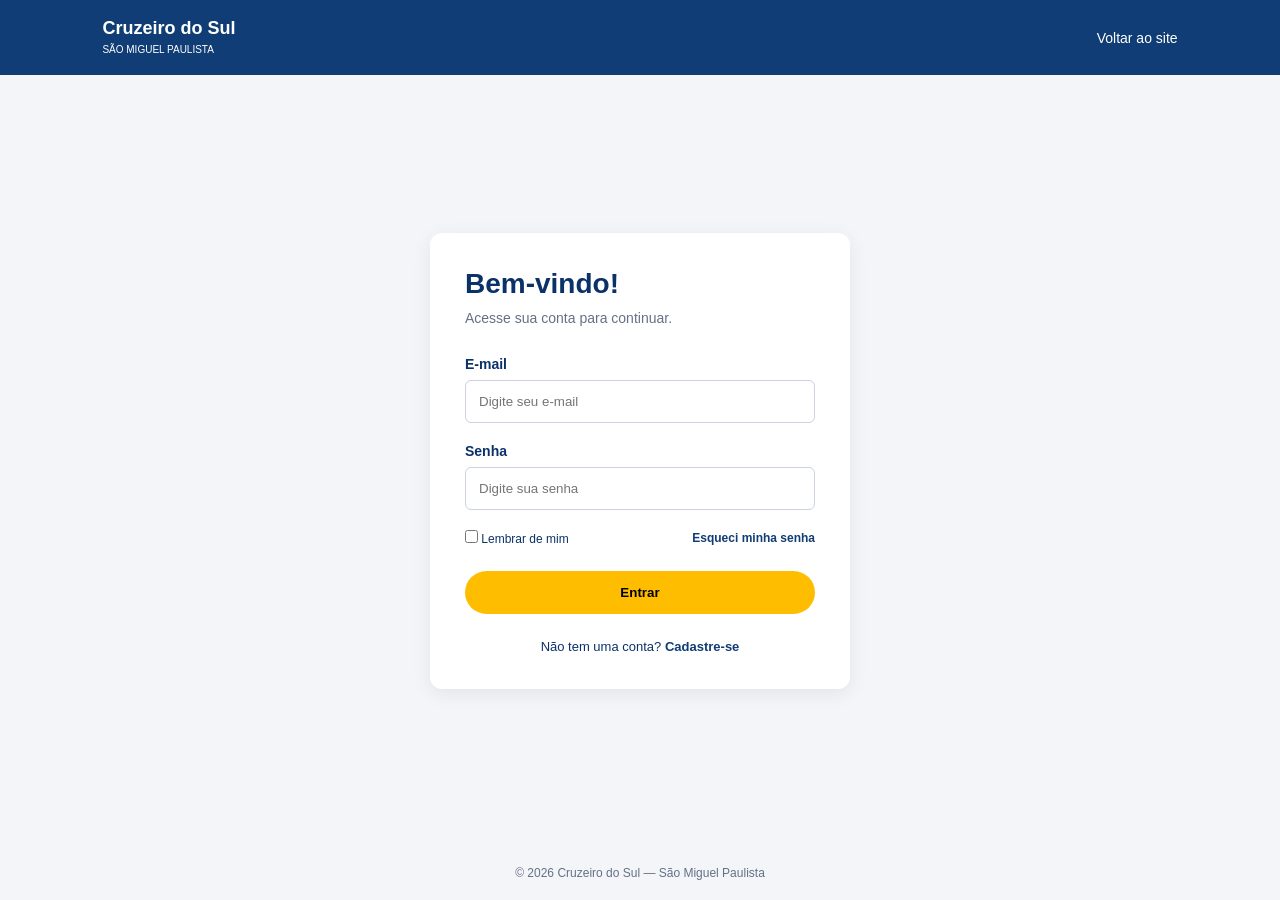
<file: projeto para github-1/login.html>
<!DOCTYPE html>
<html lang="pt-BR">
<head>
    <meta charset="UTF-8">
    <meta name="viewport" content="width=device-width, initial-scale=1.0">
    <title>Login | Cruzeiro do Sul</title>
    <link rel="stylesheet" href="estilo/login.css">
</head>
<body>

    <header>
        <div class="logo">
            <h3>Cruzeiro do Sul</h3>
            <span>SÃO MIGUEL PAULISTA</span>
        </div>

        <a href="tela_principal.html" class="voltar">Voltar ao site</a>
    </header>

    <main>
        <div class="login-container">
            <h1>Bem-vindo!</h1>
            <p>Acesse sua conta para continuar.</p>

            <form action="#" method="post">
                <div class="campo">
                    <label for="email">E-mail</label>
                    <input type="email" id="email" name="email"
                        placeholder="Digite seu e-mail" required>
                </div>

                <div class="campo">
                    <label for="senha">Senha</label>
                    <input type="password" id="senha" name="senha"
                        placeholder="Digite sua senha" required>
                </div>

                <div class="opcoes">
                    <label>
                        <input type="checkbox" name="lembrar">
                        Lembrar de mim
                    </label>

                    <a href="#">Esqueci minha senha</a>
                </div>

                <button type="submit">Entrar</button>
            </form>

            <div class="cadastro">
                Não tem uma conta? <a href="cadastro.html">Cadastre-se</a>
            </div>
        </div>
    </main>

    <footer>
        © 2026 Cruzeiro do Sul — São Miguel Paulista
    </footer>

</body>
</html>
</file>
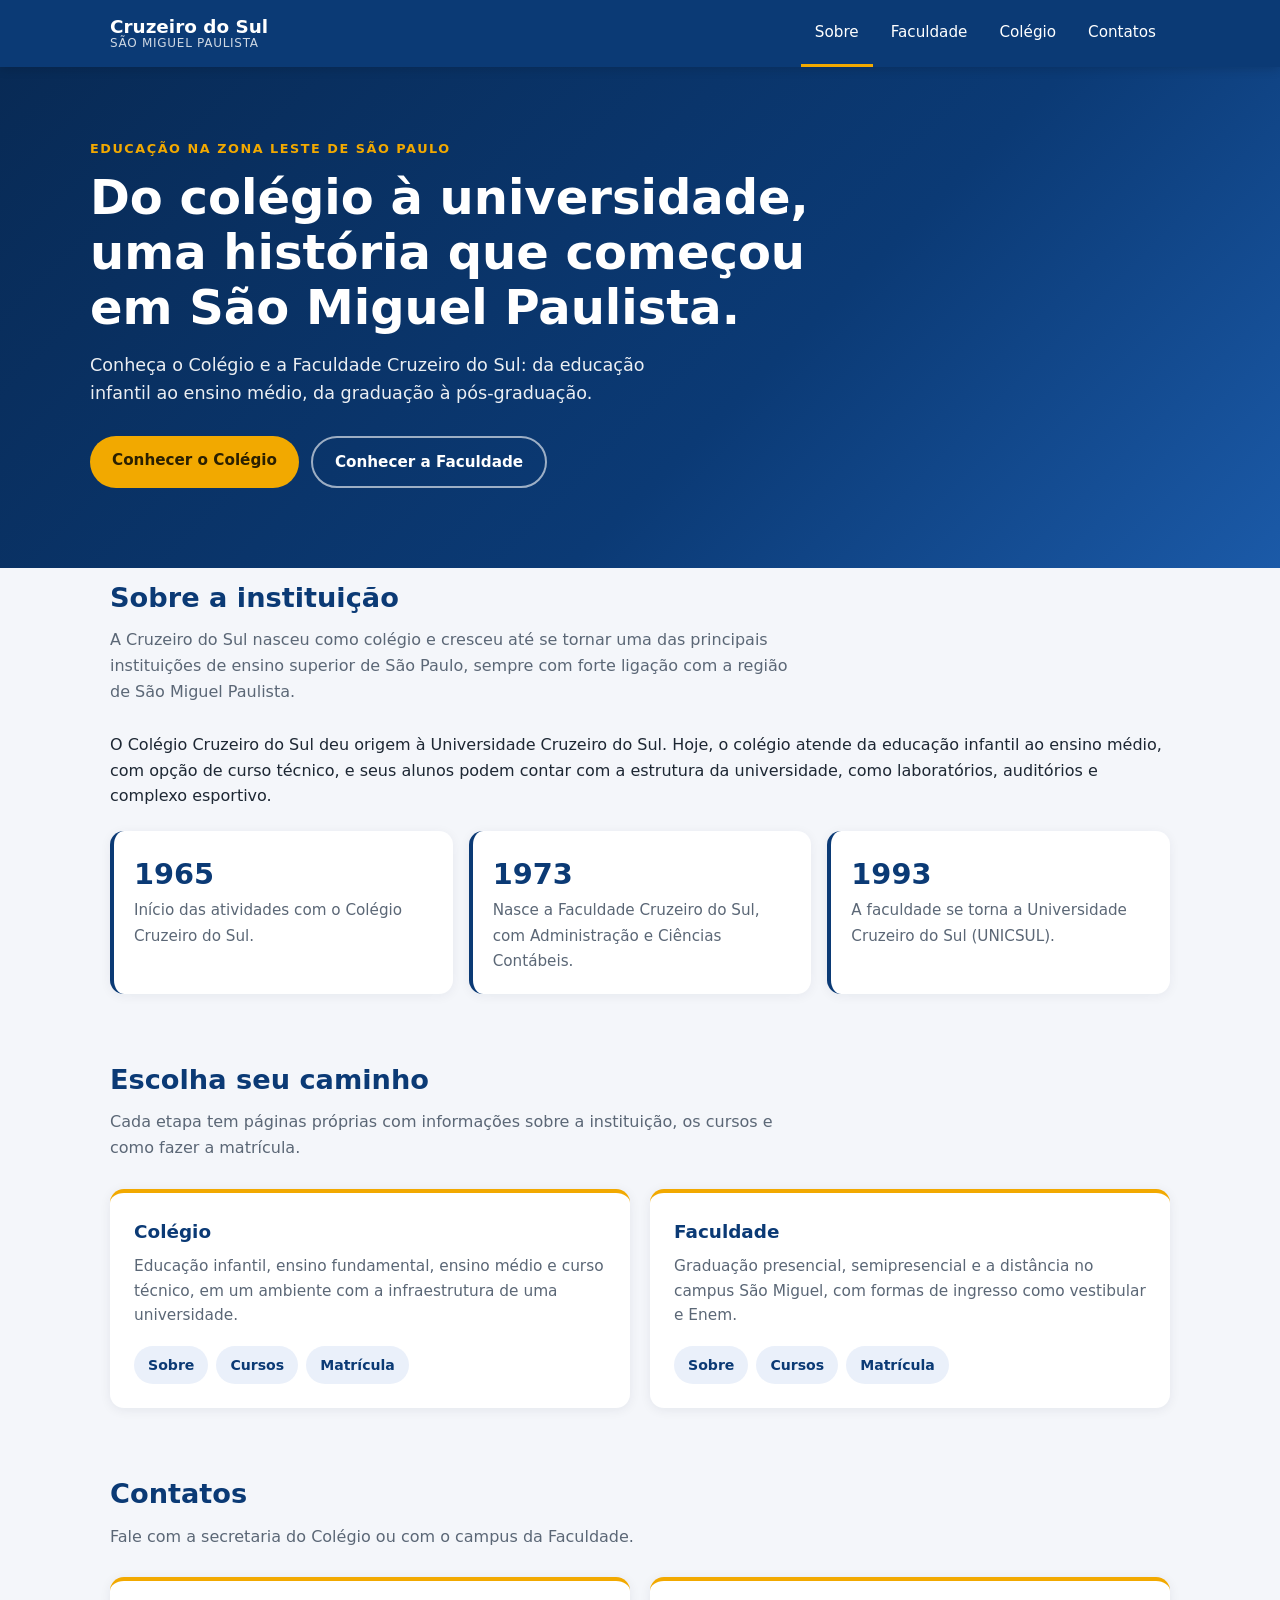
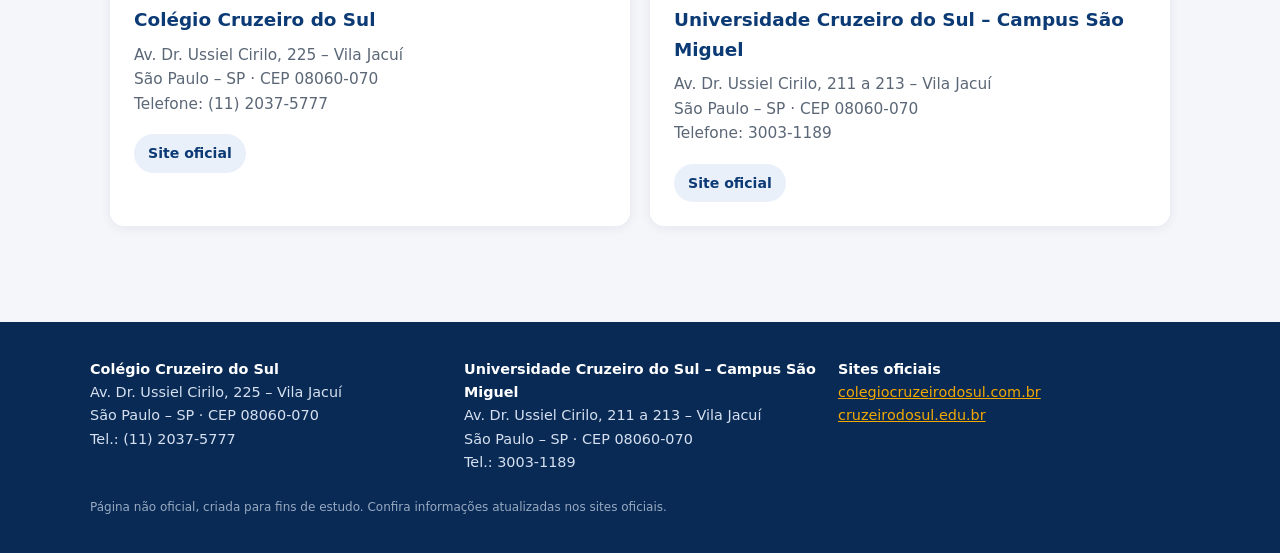
<file: projeto para github-1/tela_principal.html>
<!DOCTYPE html>
<html lang="pt-BR">
<head>
    <meta charset="UTF-8">
    <meta name="viewport" content="width=device-width, initial-scale=1.0">
    <title>pagina principal</title>
    <link rel="stylesheet" href="estilo/style.css">
</head>
<body>
    <header>
        <div class="topo">
            <a class="marca" href="tela_principal.html">Cruzeiro do Sul <span>São Miguel Paulista</span></a>
            <nav>
                <a href="tela_principal.html#sobre" class="ativo">Sobre</a>
                <div class="menu">
                    <a href="faculdade_sobre.html">Faculdade</a>
                    <div class="submenu">
                        <a href="faculdade_sobre.html">Sobre</a>
                        <a href="faculdade_cursos.html">Cursos</a>
                        <a href="faculdade_matricula.html">Matrícula</a>
                        <a href="login.html">Login</a>
                    </div>
                </div>
                <div class="menu">
                    <a href="colegio_sobre.html">Colégio</a>
                    <div class="submenu">
                        <a href="colegio_sobre.html">Sobre</a>
                        <a href="colegio_cursos.html">Cursos</a>
                        <a href="colegio_matricula.html">Matrícula</a>
                        <a href="login.html">Login</a>
                    </div>
                </div>
                <a href="#contatos">Contatos</a>
            </nav>
        </div>
    </header>
 
    <main>
        <section class="hero">
            <div class="conteudo">
                <p class="sup">Educação na Zona Leste de São Paulo</p>
                <h1>Do colégio à universidade, uma história que começou em São Miguel Paulista.</h1>
                <p class="lead">Conheça o Colégio e a Faculdade Cruzeiro do Sul: da educação infantil ao ensino médio, da graduação à pós-graduação.</p>
                <div class="acoes">
                    <a class="btn" href="colegio_sobre.html">Conhecer o Colégio</a>
                    <a class="btn sec" href="faculdade_sobre.html">Conhecer a Faculdade</a>
                </div>
            </div>
        </section>
 
        <section id="sobre">
            <h2>Sobre a instituição</h2>
            <p class="sub">A Cruzeiro do Sul nasceu como colégio e cresceu até se tornar uma das principais instituições de ensino superior de São Paulo, sempre com forte ligação com a região de São Miguel Paulista.</p>
            <p>O Colégio Cruzeiro do Sul deu origem à Universidade Cruzeiro do Sul. Hoje, o colégio atende da educação infantil ao ensino médio, com opção de curso técnico, e seus alunos podem contar com a estrutura da universidade, como laboratórios, auditórios e complexo esportivo.</p>
 
            <div class="tempo">
                <div><strong>1965</strong><span>Início das atividades com o Colégio Cruzeiro do Sul.</span></div>
                <div><strong>1973</strong><span>Nasce a Faculdade Cruzeiro do Sul, com Administração e Ciências Contábeis.</span></div>
                <div><strong>1993</strong><span>A faculdade se torna a Universidade Cruzeiro do Sul (UNICSUL).</span></div>
            </div>
        </section>
 
        <section id="caminhos">
            <h2>Escolha seu caminho</h2>
            <p class="sub">Cada etapa tem páginas próprias com informações sobre a instituição, os cursos e como fazer a matrícula.</p>
 
            <div class="grade">
                <article class="card">
                    <h3>Colégio</h3>
                    <p>Educação infantil, ensino fundamental, ensino médio e curso técnico, em um ambiente com a infraestrutura de uma universidade.</p>
                    <div class="links-card">
                        <a href="colegio_sobre.html">Sobre</a>
                        <a href="colegio_cursos.html">Cursos</a>
                        <a href="colegio_matricula.html">Matrícula</a>
                    </div>
                </article>
 
                <article class="card">
                    <h3>Faculdade</h3>
                    <p>Graduação presencial, semipresencial e a distância no campus São Miguel, com formas de ingresso como vestibular e Enem.</p>
                    <div class="links-card">
                        <a href="faculdade_sobre.html">Sobre</a>
                        <a href="faculdade_cursos.html">Cursos</a>
                        <a href="faculdade_matricula.html">Matrícula</a>
                    </div>
                </article>
            </div>
        </section>
 
        <section id="contatos">
            <h2>Contatos</h2>
            <p class="sub">Fale com a secretaria do Colégio ou com o campus da Faculdade.</p>
 
            <div class="grade">
                <article class="card">
                    <h3>Colégio Cruzeiro do Sul</h3>
                    <p>Av. Dr. Ussiel Cirilo, 225 – Vila Jacuí<br>São Paulo – SP · CEP 08060-070<br>Telefone: (11) 2037-5777</p>
                    <div class="links-card"><a href="https://www.colegiocruzeirodosul.com.br/" target="_blank" rel="noopener">Site oficial</a></div>
                </article>
 
                <article class="card">
                    <h3>Universidade Cruzeiro do Sul – Campus São Miguel</h3>
                    <p>Av. Dr. Ussiel Cirilo, 211 a 213 – Vila Jacuí<br>São Paulo – SP · CEP 08060-070<br>Telefone: 3003-1189</p>
                    <div class="links-card"><a href="https://www.cruzeirodosul.edu.br/" target="_blank" rel="noopener">Site oficial</a></div>
                </article>
            </div>
        </section>
    </main>
 
    <footer>
        <div class="conteudo">
            <div><strong>Colégio Cruzeiro do Sul</strong><br>Av. Dr. Ussiel Cirilo, 225 – Vila Jacuí<br>São Paulo – SP · CEP 08060-070<br>Tel.: (11) 2037-5777</div>
            <div><strong>Universidade Cruzeiro do Sul – Campus São Miguel</strong><br>Av. Dr. Ussiel Cirilo, 211 a 213 – Vila Jacuí<br>São Paulo – SP · CEP 08060-070<br>Tel.: 3003-1189</div>
            <div><strong>Sites oficiais</strong><br><a href="https://www.colegiocruzeirodosul.com.br/" target="_blank" rel="noopener">colegiocruzeirodosul.com.br</a><br><a href="https://www.cruzeirodosul.edu.br/" target="_blank" rel="noopener">cruzeirodosul.edu.br</a></div>
        </div>
        <small>Página não oficial, criada para fins de estudo. Confira informações atualizadas nos sites oficiais.</small>
    </footer>
</body>
</html>
</file>
<file: projeto irene/style/style.css>
:root {
    --preto: #080808;
    --preto-claro: #111111;

    --vermelho-escuro: #3a080d;
    --vermelho: #9b1824;

    --dourado: #c59a4a;

    --branco: #e8e5df;
    --cinza: #aaa;
}
* {
    margin: 0;
    padding: 0;
    box-sizing: border-box;
}

html {
    scroll-behavior: smooth;
}

body {
    background: var(--preto);
    color: var(--branco);
    font-family: "Roboto", sans-serif;
    line-height: 1.6;
}

header {
    background: rgba(8, 8, 8, 0.95);
    border-bottom: 1px solid var(--vermelho-escuro);

    position: sticky;
    top: 0;

    z-index: 100;
}

.navbar {
    max-width: 1200px;
    margin: auto;

    padding: 20px;

    display: flex;
    justify-content: space-between;
    align-items: center;
}

.logo {
    font-family: "Cinzel", serif;

    color: var(--dourado);

    font-size: 24px;
    font-weight: bold;

    text-decoration: none;
}

.menu {
    list-style: none;

    display: flex;
    gap: 35px;
}

.menu a {
    color: var(--branco);
    text-decoration: none;

    transition: 0.3s;
}

.menu a:hover {
    color: var(--vermelho);
}

.inicio {
    min-height: 90vh;

    display: flex;
    justify-content: center;
    align-items: center;

    text-align: center;

    padding: 40px 20px;

    background:
        radial-gradient(
            circle,
            var(--vermelho-escuro),
            var(--preto) 65%
        );
}

.inicio-conteudo {
    max-width: 800px;
}

.classe {
    color: var(--dourado);

    letter-spacing: 4px;

    margin-bottom: 15px;
}

.inicio h1 {
    font-family: "Cinzel", serif;

    font-size: 80px;
    letter-spacing: 10px;
}

.inicio h2 {
    font-family: "Cinzel", serif;

    color: var(--vermelho);

    font-size: 30px;

    letter-spacing: 5px;

    margin-bottom: 30px;
}

.frase {
    color: var(--cinza);

    font-size: 20px;
    font-style: italic;

    margin-bottom: 40px;
}

.botao {
    display: inline-block;

    padding: 13px 30px;

    border: 1px solid var(--dourado);

    color: var(--dourado);

    text-decoration: none;

    transition: 0.3s;
}

.botao:hover {
    background: var(--dourado);
    color: var(--preto);

    transform: scale(1.05);
}



.secao {
    max-width: 1200px;

    margin: auto;

    padding: 100px 30px;
}

.secao-escura {
    max-width: none;

    padding-left: max(30px, calc((100% - 1140px) / 2));
    padding-right: max(30px, calc((100% - 1140px) / 2));

    background: var(--preto-claro);
}

.titulo-secao {
    font-family: "Cinzel", serif;

    font-size: 35px;

    color: var(--dourado);

    margin-bottom: 50px;

    border-bottom: 1px solid var(--vermelho-escuro);

    padding-bottom: 10px;
}




.sobre-container {
    display: flex;

    align-items: center;

    gap: 60px;
}

.sobre-imagem {
    flex: 1;
}

.sobre-imagem img {
    width: 100%;

    max-height: 500px;

    object-fit: cover;

    border: 1px solid var(--dourado);
}

.sobre-texto {
    flex: 1;
}

.sobre-texto h3 {
    font-family: "Cinzel", serif;

    color: var(--vermelho);

    font-size: 27px;

    margin-bottom: 20px;
}

.sobre-texto p {
    color: var(--cinza);

    margin-bottom: 15px;
}



.atributos {
    max-width: 800px;

    margin: auto;

    margin-bottom: 60px;
}

.atributo {
    margin-bottom: 25px;
}

.atributo-info {
    display: flex;

    justify-content: space-between;

    margin-bottom: 8px;
}

.barra {
    height: 12px;

    background: #292929;

    border-radius: 10px;

    overflow: hidden;
}

.progresso {
    height: 100%;

    background:
        linear-gradient(
            90deg,
            var(--vermelho-escuro),
            var(--vermelho)
        );
}
.p96 {
    width: 96%;
}

.p91 {
    width: 91%;
}

.p86 {
    width: 86%;
}

.p82 {
    width: 82%;
}

.p74 {
    width: 74%;
}

.habilidades {
    display: grid;

    grid-template-columns:
        repeat(4, 1fr);

    gap: 20px;
}

.card-habilidade {
    background: var(--preto);

    border: 1px solid var(--vermelho-escuro);

    padding: 25px;

    transition: 0.3s;
}

.card-habilidade h3 {
    font-family: "Cinzel", serif;

    color: var(--dourado);

    margin-bottom: 10px;
}

.card-habilidade p {
    color: var(--cinza);
}

.card-habilidade:hover {
    border-color: var(--vermelho);

    transform: translateY(-5px);
}

.inventario-grid {
    display: grid;

    grid-template-columns:
        repeat(3, 1fr);

    gap: 25px;
}

.item {
    background: var(--preto-claro);

    border: 1px solid #292929;

    padding: 30px;

    transition: 0.3s;
}

.item:hover {
    border-color: var(--vermelho);

    transform: scale(1.02);
}

.item-principal {
    grid-column: span 3;

    border-color: var(--dourado);
}

.item h3 {
    font-family: "Cinzel", serif;

    color: var(--branco);

    margin: 15px 0;
}

.item p {
    color: var(--cinza);
}

.raridade {
    font-size: 12px;

    letter-spacing: 2px;

    padding: 5px 10px;

    border: 1px solid;
}

.lendario {
    color: var(--dourado);
}

.epico {
    color: #b36cff;
}

.raro {
    color: #3ea6ff;
}

.conquistas {
    margin-top: 60px;
}

.conquistas h3 {
    font-family: "Cinzel", serif;

    color: var(--dourado);

    margin-bottom: 20px;
}

.conquistas ul {
    padding-left: 20px;
}

.conquistas li {
    margin-bottom: 10px;

    color: var(--cinza);
}

.guilda {
    text-align: center;
}

.links-guilda {
    margin-top: 40px;

    display: flex;

    justify-content: center;

    gap: 20px;
}

.links-guilda a {
    min-width: 120px;

    padding: 12px 20px;

    color: var(--branco);

    border: 1px solid var(--vermelho-escuro);

    text-decoration: none;

    transition: 0.3s;
}

.links-guilda a:hover {
    color: var(--dourado);

    border-color: var(--dourado);

    transform: translateY(-4px);
}

footer {
    padding: 50px 20px;

    text-align: center;

    border-top: 1px solid var(--vermelho-escuro);
}

footer h3 {
    font-family: "Cinzel", serif;

    color: var(--dourado);

    letter-spacing: 5px;
}

footer p {
    color: var(--cinza);
}

.copyright {
    margin-top: 20px;

    font-size: 13px;
}
@media (max-width: 900px) {

    .habilidades {
        grid-template-columns:
            repeat(2, 1fr);
    }

    .inventario-grid {
        grid-template-columns:
            repeat(2, 1fr);
    }

    .item-principal {
        grid-column: span 2;
    }

}

@media (max-width: 600px) {

    .navbar {
        flex-direction: column;

        gap: 15px;
    }

    .menu {
        gap: 15px;

        flex-wrap: wrap;

        justify-content: center;
    }

    .inicio h1 {
        font-size: 45px;

        letter-spacing: 5px;
    }

    .inicio h2 {
        font-size: 20px;
    }

    .sobre-container {
        flex-direction: column;
    }

    .habilidades {
        grid-template-columns: 1fr;
    }

    .inventario-grid {
        grid-template-columns: 1fr;
    }

    .item-principal {
        grid-column: span 1;
    }

    .links-guilda {
        flex-direction: column;

        align-items: center;
    }
    
}

.login-secao {
    padding: 80px 20px;
    background: #111;
    color: #f5f1e8;
    text-align: center;
}

.login-formulario {
    width: min(100%, 420px);
    margin: 30px auto 0;
    text-align: left;
}

.login-formulario label {
    display: block;
    margin: 18px 0 7px;
}

.login-formulario input {
    box-sizing: border-box;
    width: 100%;
    padding: 12px;
    border: 1px solid #8d7543;
    border-radius: 4px;
    background: #1c1c1c;
    color: #fff;
    font: inherit;
}

.login-formulario button {
    width: 100%;
    margin-top: 24px;
    padding: 13px;
    border: 0;
    border-radius: 4px;
    background: #a88745;
    color: #111;
    font: inherit;
    font-weight: 700;
    cursor: pointer;
}

.login-formulario button:hover {
    background: #c5a65f;
}

.login-ajuda {
    margin-top: 18px;
    text-align: center;
}

.login-ajuda a {
    color: #c5a65f;
}
</file>
<file: projeto para github-1/estilo/style.css>
:root {
    --azul: #0b3a75;
    --azul-esc: #082a55;
    --ouro: #f2a900;
    --fundo: #f4f6fa;
    --texto: #1d2733;
    --cinza: #5b6776;
    --card: #ffffff;
    --raio: 14px;
}

body.colegio {
    --azul: #0f5c63;
    --azul-esc: #093f45;
    --ouro: #f7b733;
}

* { box-sizing: border-box; margin: 0; padding: 0; }
html { scroll-behavior: smooth; }

body {
    font-family: "Segoe UI", system-ui, -apple-system, Roboto, Arial, sans-serif;
    color: var(--texto);
    background: var(--fundo);
    line-height: 1.6;
}

a { color: inherit; }


header {
    background: var(--azul);
    position: sticky;
    top: 0;
    z-index: 50;
    box-shadow: 0 2px 10px rgba(0, 0, 0, .15);
}

.topo {
    max-width: 1100px;
    margin: 0 auto;
    padding: 0 20px;
    display: flex;
    align-items: center;
    justify-content: space-between;
    gap: 20px;
    flex-wrap: wrap;
}

.marca {
    color: #fff;
    text-decoration: none;
    font-weight: 700;
    font-size: 1.15rem;
    padding: 14px 0;
    display: flex;
    flex-direction: column;
    line-height: 1.15;
}

.marca span {
    font-weight: 400;
    font-size: .75rem;
    opacity: .8;
    letter-spacing: .06em;
    text-transform: uppercase;
}

nav { display: flex; align-items: center; gap: 4px; flex-wrap: wrap; }

nav > a,
.menu > a {
    color: #fff;
    text-decoration: none;
    padding: 20px 14px;
    display: block;
    font-weight: 500;
    font-size: .95rem;
    border-bottom: 3px solid transparent;
}

nav > a:hover,
.menu > a:hover,
nav a.ativo { border-bottom-color: var(--ouro); }

.menu { position: relative; }

.submenu {
    display: none;
    position: absolute;
    top: 100%;
    left: 0;
    min-width: 180px;
    background: #fff;
    border-radius: 0 0 10px 10px;
    box-shadow: 0 10px 25px rgba(0, 0, 0, .18);
    overflow: hidden;
}

.menu:hover .submenu,
.menu:focus-within .submenu { display: block; }

.submenu a {
    display: block;
    padding: 12px 16px;
    text-decoration: none;
    color: var(--texto);
    font-size: .92rem;
}

.submenu a:hover { background: #eaf0fa; color: var(--azul); }
.subnav { background: #fff; border-bottom: 1px solid #dfe5ee; }

.subnav div {
    max-width: 1100px;
    margin: 0 auto;
    padding: 0 20px;
    display: flex;
    gap: 6px;
    overflow-x: auto;
}

.subnav a {
    padding: 14px 16px;
    text-decoration: none;
    color: var(--cinza);
    font-weight: 600;
    font-size: .92rem;
    border-bottom: 3px solid transparent;
    white-space: nowrap;
}

.subnav a.ativo,
.subnav a:hover { color: var(--azul); border-bottom-color: var(--ouro); }

main section.hero {
    max-width: none;
    margin: 0;
    padding: 72px 20px 80px;
    background: linear-gradient(135deg, var(--azul-esc), var(--azul) 60%, #1b5aa8);
    color: #fff;
}

body.colegio main section.hero {
    background: linear-gradient(135deg, var(--azul-esc), var(--azul) 65%, #1f8a8f);
}

.hero .conteudo { max-width: 1100px; margin: 0 auto; }

.hero .sup {
    text-transform: uppercase;
    letter-spacing: .12em;
    font-size: .8rem;
    color: var(--ouro);
    font-weight: 700;
    margin-bottom: 10px;
}

.hero h1 {
    font-size: clamp(1.9rem, 4.5vw, 3rem);
    line-height: 1.15;
    max-width: 720px;
}

.hero .lead {
    margin-top: 16px;
    max-width: 620px;
    font-size: 1.1rem;
    opacity: .92;
}

.hero .acoes { margin-top: 28px; display: flex; gap: 12px; flex-wrap: wrap; }

.btn {
    display: inline-block;
    padding: 12px 22px;
    border-radius: 999px;
    text-decoration: none;
    font-weight: 600;
    font-size: .95rem;
    background: var(--ouro);
    color: #2b2000;
    transition: transform .15s;
}

.btn:hover { transform: translateY(-2px); }
.btn.sec { background: transparent; color: #fff; border: 2px solid rgba(255, 255, 255, .6); }
.btn.azul { background: var(--azul); color: #fff; }

main section {
    max-width: 1100px;
    margin: 0 auto;
    padding: 56px 20px;
}

main section + section:not(.hero) { padding-top: 8px; }

h2 { font-size: 1.7rem; color: var(--azul); margin-bottom: 8px; }
.sub { color: var(--cinza); margin-bottom: 28px; max-width: 680px; }
p + p { margin-top: 12px; }

.grade {
    display: grid;
    gap: 20px;
    grid-template-columns: repeat(auto-fit, minmax(260px, 1fr));
}

.card {
    background: var(--card);
    border-radius: var(--raio);
    padding: 24px;
    box-shadow: 0 2px 12px rgba(10, 30, 60, .07);
    border-top: 4px solid var(--ouro);
}

.card h3 { color: var(--azul); margin-bottom: 8px; font-size: 1.15rem; }
.card p { color: var(--cinza); font-size: .96rem; }
.card ul { margin: 12px 0 0 18px; color: var(--cinza); font-size: .95rem; }

.links-card { margin-top: 18px; display: flex; gap: 8px; flex-wrap: wrap; }

.links-card a {
    padding: 8px 14px;
    border-radius: 999px;
    background: #eaf0fa;
    color: var(--azul);
    text-decoration: none;
    font-weight: 600;
    font-size: .88rem;
}

.links-card a:hover { background: var(--azul); color: #fff; }

.tempo {
    display: grid;
    gap: 16px;
    grid-template-columns: repeat(auto-fit, minmax(200px, 1fr));
    margin-top: 22px;
}

.tempo div {
    background: #fff;
    border-radius: var(--raio);
    padding: 20px;
    border-left: 4px solid var(--azul);
    box-shadow: 0 2px 12px rgba(10, 30, 60, .06);
}

.tempo strong { display: block; font-size: 1.8rem; color: var(--azul); }
.tempo span { color: var(--cinza); font-size: .95rem; }

.passos { counter-reset: p; display: grid; gap: 14px; list-style: none; }

.passos li {
    counter-increment: p;
    background: #fff;
    border-radius: var(--raio);
    padding: 18px 18px 18px 64px;
    position: relative;
    box-shadow: 0 2px 12px rgba(10, 30, 60, .06);
}

.passos li::before {
    content: counter(p);
    position: absolute;
    left: 18px;
    top: 16px;
    width: 32px;
    height: 32px;
    border-radius: 50%;
    background: var(--azul);
    color: #fff;
    display: grid;
    place-items: center;
    font-weight: 700;
}

.passos strong { color: var(--azul); }

.aviso {
    background: #fff8e1;
    border-left: 4px solid var(--ouro);
    padding: 14px 18px;
    border-radius: 8px;
    color: #5a4500;
    font-size: .92rem;
    margin-top: 24px;
}

.chips { display: flex; flex-wrap: wrap; gap: 10px; margin-top: 8px; }

.chips span {
    background: #fff;
    border: 1px solid #dfe5ee;
    border-radius: 999px;
    padding: 6px 14px;
    font-size: .9rem;
    color: var(--azul);
    font-weight: 600;
}

.faixa-cta {
    background: var(--azul);
    color: #fff;
    border-radius: var(--raio);
    padding: 32px;
    display: flex;
    align-items: center;
    justify-content: space-between;
    gap: 20px;
    flex-wrap: wrap;
}

.faixa-cta h2 { color: #fff; margin: 0; font-size: 1.4rem; }
.faixa-cta p { opacity: .85; }

footer {
    background: var(--azul-esc);
    color: #d6e0f0;
    padding: 36px 20px;
    font-size: .9rem;
    margin-top: 40px;
}

footer .conteudo {
    max-width: 1100px;
    margin: 0 auto;
    display: grid;
    gap: 22px;
    grid-template-columns: repeat(auto-fit, minmax(230px, 1fr));
}

footer strong { color: #fff; }
footer a { color: var(--ouro); }
footer small { display: block; max-width: 1100px; margin: 24px auto 0; opacity: .7; }

@media (max-width: 760px) {
    header { position: static; }
    nav { width: 100%; justify-content: space-between; }
    nav > a, .menu > a { padding: 12px 8px; font-size: .85rem; }
    .submenu { display: none !important; }
    main section.hero { padding: 48px 20px 56px; }
    main section { padding: 40px 20px; }
}
</file>
<file: projeto para github-1/estilo/login.css>
* {
    margin: 0;
    padding: 0;
    box-sizing: border-box;
    font-family: Arial, sans-serif;
}

body {
    background: #f3f5f9;
    color: #0b3268;
    min-height: 100vh;
    display: flex;
    flex-direction: column;
}

header {
    background: #103d75;
    color: white;
    padding: 18px 8%;
    display: flex;
    justify-content: space-between;
    align-items: center;
}

.logo h3 {
    font-size: 18px;
}

.logo span {
    font-size: 10px;
}

.voltar {
    color: white;
    text-decoration: none;
    font-size: 14px;
}

.voltar:hover {
    color: #ffc000;
}

main {
    flex: 1;
    display: flex;
    justify-content: center;
    align-items: center;
    padding: 40px 20px;
}

.login-container {
    background: white;
    width: 100%;
    max-width: 420px;
    padding: 35px;
    border-radius: 12px;
    box-shadow: 0 5px 20px #00000012;
}

.login-container h1 {
    font-size: 28px;
    margin-bottom: 10px;
}

.login-container p {
    color: #667085;
    margin-bottom: 30px;
    font-size: 14px;
}

.campo {
    margin-bottom: 20px;
}

.campo label {
    display: block;
    margin-bottom: 8px;
    font-weight: bold;
    font-size: 14px;
}

.campo input {
    width: 100%;
    padding: 13px;
    border: 1px solid #ccd3df;
    border-radius: 6px;
    outline: none;
}

.campo input:focus {
    border-color: #103d75;
}

.opcoes {
    display: flex;
    justify-content: space-between;
    align-items: center;
    gap: 10px;
    font-size: 12px;
    margin-bottom: 25px;
}

.opcoes a,
.cadastro a {
    color: #103d75;
    font-weight: bold;
    text-decoration: none;
}

button {
    width: 100%;
    padding: 14px;
    background: #ffbd00;
    border: none;
    border-radius: 25px;
    font-weight: bold;
    cursor: pointer;
}

button:hover {
    background: #e5a900;
}

.cadastro {
    text-align: center;
    font-size: 13px;
    margin-top: 25px;
}

footer {
    text-align: center;
    padding: 20px;
    font-size: 12px;
    color: #667085;
}

@media (max-width: 480px) {
    header {
        padding: 18px 5%;
    }

    .login-container {
        padding: 25px 20px;
    }

    .opcoes {
        flex-wrap: wrap;
    }
}
</file>
